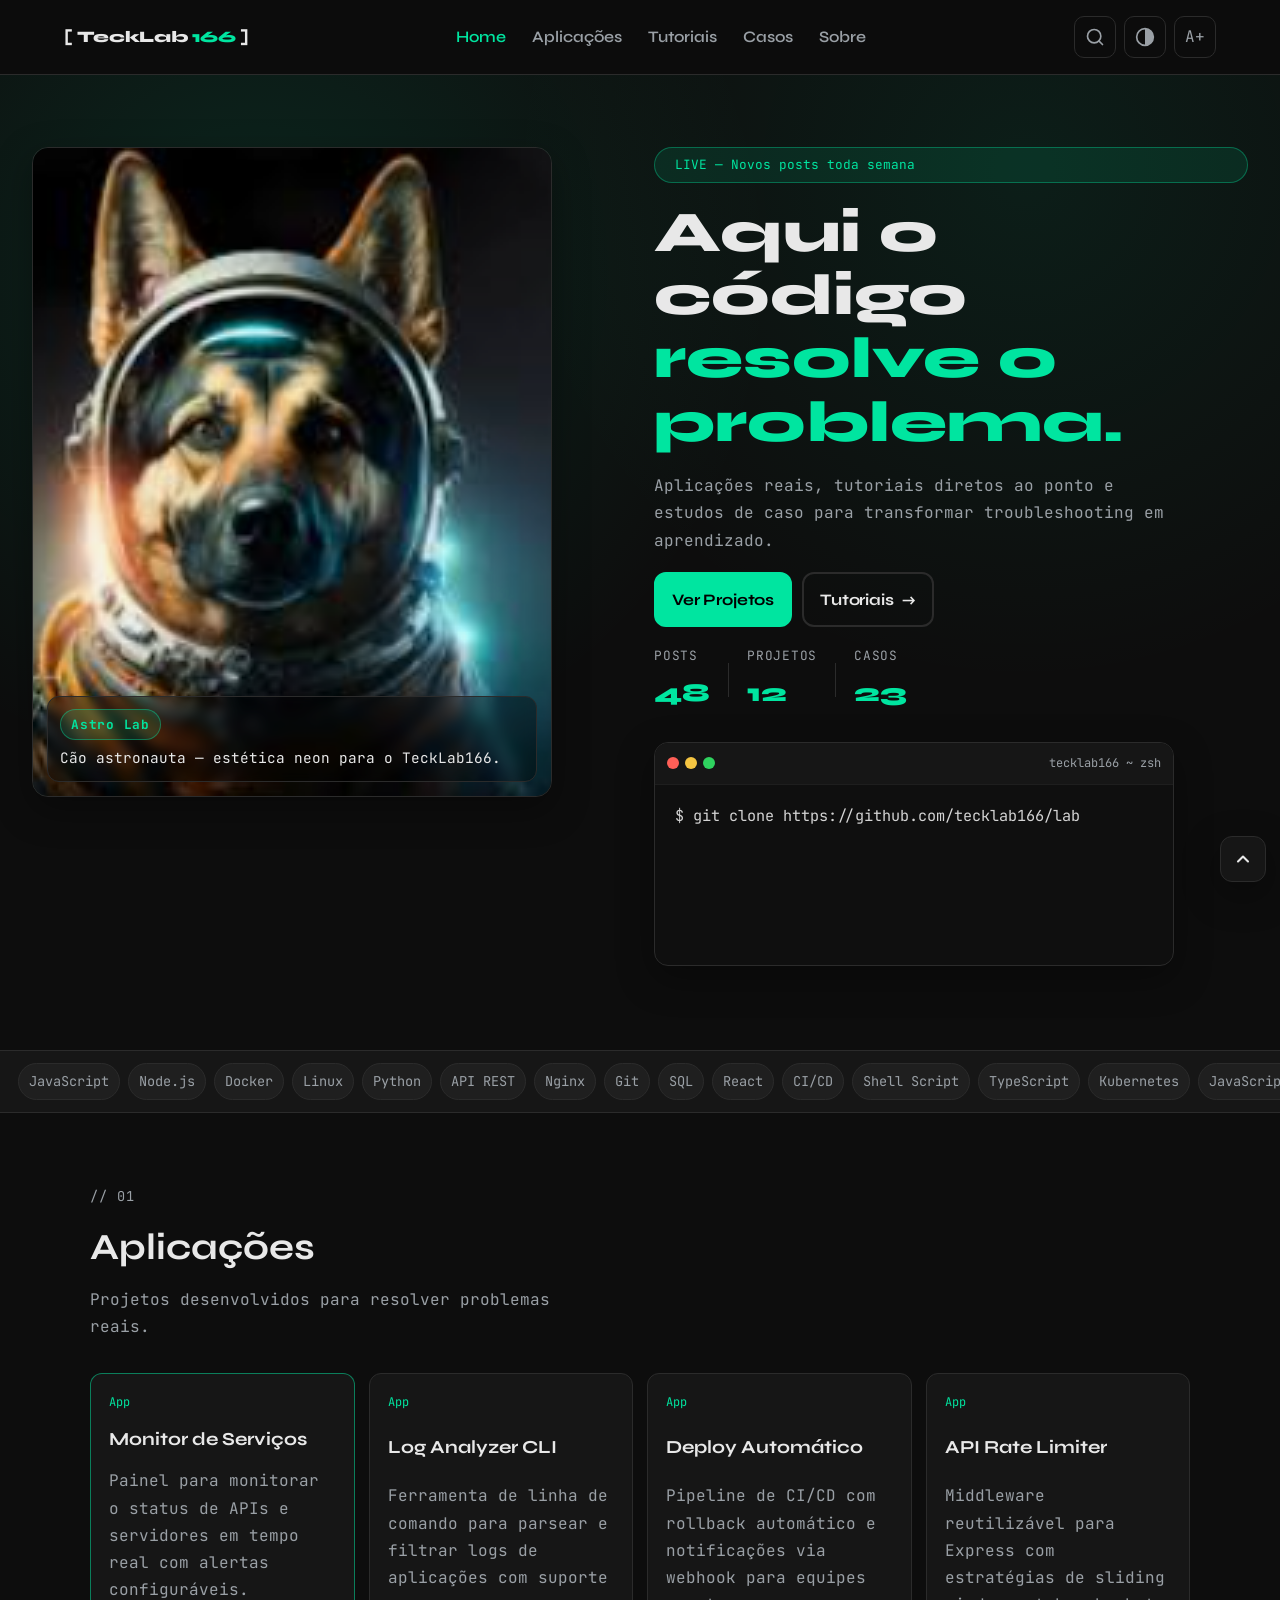
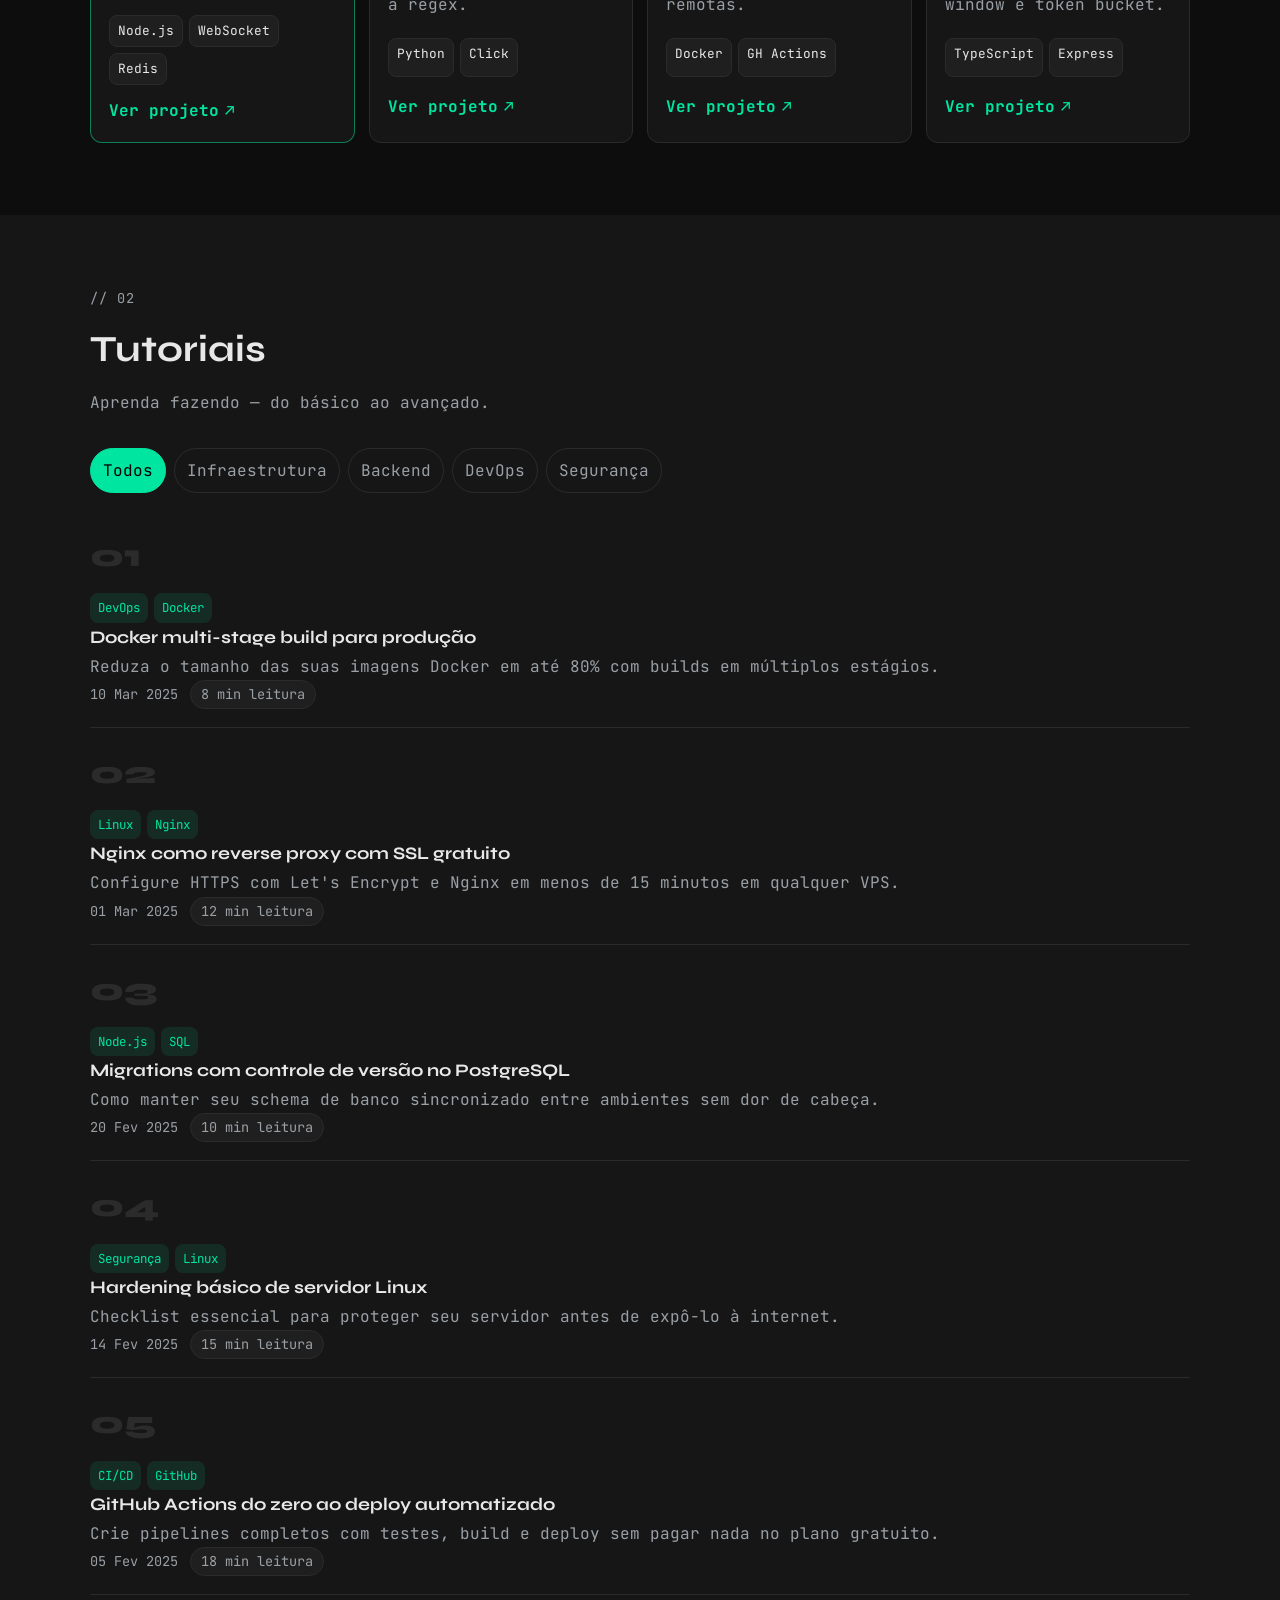
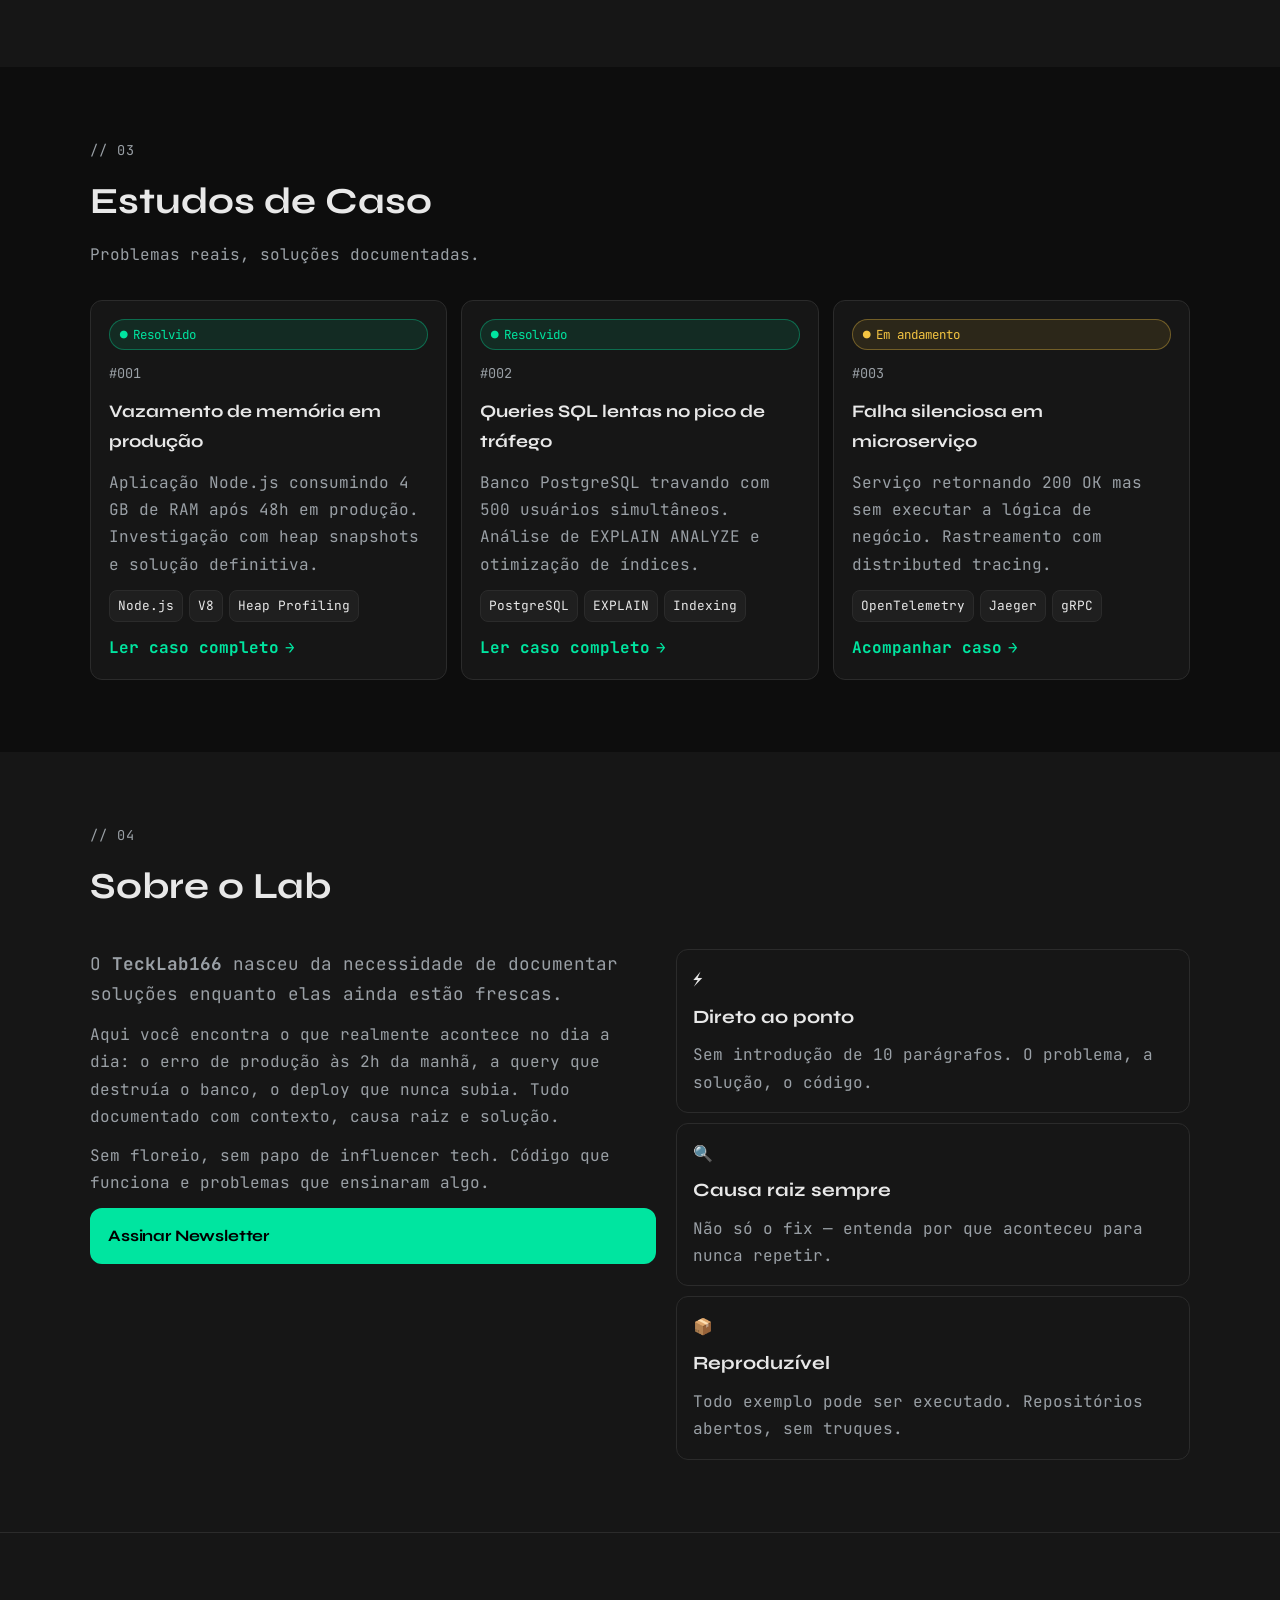
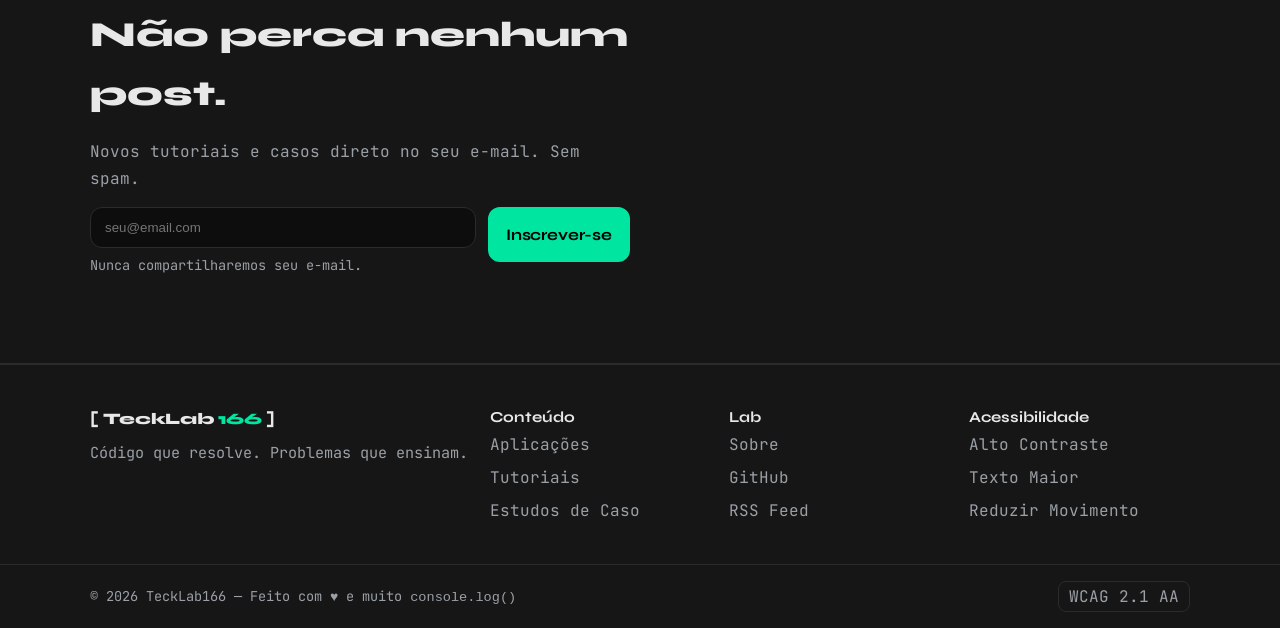
<file: index.html>
<!DOCTYPE html>
<html lang="pt-BR">
<head>
  <meta charset="UTF-8" />
  <meta name="viewport" content="width=device-width, initial-scale=1.0" />
  <meta name="description" content="TeckLab166 — Blog de desenvolvimento, tutoriais práticos e estudos de caso para resolver problemas reais de tecnologia." />
  <meta name="theme-color" content="#0d0d0d" />
  <meta property="og:title" content="TeckLab166 — Dev Blog & Troubleshooting" />
  <meta property="og:description" content="Aplicações reais, tutoriais e estudos de caso para transformar troubleshooting em aprendizado." />
  <meta property="og:type" content="website" />
  <link rel="icon" type="image/png" href="favicon.png" />
  <link rel="apple-touch-icon" href="favicon.png" />
  <title>TeckLab166 — Dev Blog & Troubleshooting</title>
  <link rel="preconnect" href="https://fonts.googleapis.com" />
  <link rel="preconnect" href="https://fonts.gstatic.com" crossorigin />
  <link href="https://fonts.googleapis.com/css2?family=JetBrains+Mono:ital,wght@0,400;0,700;1,400&family=Syne:wght@400;600;700;800&display=swap" rel="stylesheet" />
  <link rel="stylesheet" href="style.css" />
</head>
<body>

  <!-- ====== SKIP LINKS — Navegação rápida por teclado ====== -->
  <div class="skip-links">
    <a href="#main-content" class="skip-link">Ir para conteúdo principal</a>
  </div>

  <!-- ====== HEADER ====== -->
  <header class="site-header" id="site-header" role="banner">
    <div class="header-inner">

      <a href="#home" class="logo" aria-label="TeckLab166 — Página inicial">
        <span aria-hidden="true" class="logo-bracket">[</span>
        <span class="logo-text">TeckLab</span><span class="logo-accent">166</span>
        <span aria-hidden="true" class="logo-bracket">]</span>
      </a>

      <nav class="main-nav" id="main-nav" aria-label="Navegação principal">
        <ul class="nav-list" role="list">
          <li><a href="#home"      class="nav-link" aria-current="page">Home</a></li>
          <li><a href="#apps"      class="nav-link">Aplicações</a></li>
          <li><a href="#tutorials" class="nav-link">Tutoriais</a></li>
          <li><a href="#cases"     class="nav-link">Casos</a></li>
          <li><a href="#about"     class="nav-link">Sobre</a></li>
        </ul>
      </nav>

      <div class="header-actions">
        <button class="icon-btn" id="search-toggle" aria-label="Abrir busca" aria-expanded="false" aria-controls="search-dialog">
          <svg aria-hidden="true" focusable="false" width="20" height="20" viewBox="0 0 24 24" fill="none" stroke="currentColor" stroke-width="2" stroke-linecap="round" stroke-linejoin="round"><circle cx="11" cy="11" r="8"/><path d="m21 21-4.35-4.35"/></svg>
        </button>

        <button class="icon-btn" id="contrast-toggle" aria-label="Ativar alto contraste" aria-pressed="false" title="Alto contraste">
          <svg aria-hidden="true" focusable="false" width="20" height="20" viewBox="0 0 24 24" fill="none" stroke="currentColor" stroke-width="2" stroke-linecap="round" stroke-linejoin="round"><circle cx="12" cy="12" r="10"/><path d="M12 2a10 10 0 0 1 0 20z" fill="currentColor" stroke="none"/></svg>
        </button>

        <button class="icon-btn" id="font-toggle" aria-label="Aumentar tamanho da fonte" aria-pressed="false" title="Aumentar fonte">
          <span aria-hidden="true" class="font-icon">A+</span>
        </button>

        <button class="hamburger" id="menu-btn" aria-label="Abrir menu de navegação" aria-expanded="false" aria-controls="mobile-menu">
          <span class="bar" aria-hidden="true"></span>
          <span class="bar" aria-hidden="true"></span>
          <span class="bar" aria-hidden="true"></span>
        </button>
      </div>
    </div>

    <!-- Mobile nav -->
    <nav class="mobile-menu" id="mobile-menu" aria-label="Menu móvel" aria-hidden="true" hidden>
      <ul class="mobile-nav-list" role="list">
        <li><a href="#home"      class="mobile-nav-link">Home</a></li>
        <li><a href="#apps"      class="mobile-nav-link">Aplicações</a></li>
        <li><a href="#tutorials" class="mobile-nav-link">Tutoriais</a></li>
        <li><a href="#cases"     class="mobile-nav-link">Casos</a></li>
        <li><a href="#about"     class="mobile-nav-link">Sobre</a></li>
      </ul>
    </nav>
  </header>

  <!-- ====== SEARCH DIALOG ====== -->
  <div class="search-overlay" id="search-dialog" role="dialog" aria-modal="true" aria-label="Busca no site" hidden>
    <div class="search-box">
      <form class="search-form" id="search-form" role="search" aria-label="Buscar no TeckLab166">
        <label for="search-input" class="sr-only">Digite sua busca</label>
        <input type="search" id="search-input" class="search-input" placeholder="Buscar posts, tutoriais, troubleshooting..." autocomplete="off" />
        <button type="submit" class="search-submit" aria-label="Realizar busca">
          <svg aria-hidden="true" focusable="false" width="20" height="20" viewBox="0 0 24 24" fill="none" stroke="currentColor" stroke-width="2"><circle cx="11" cy="11" r="8"/><path d="m21 21-4.35-4.35"/></svg>
        </button>
      </form>
      <button class="search-close" id="search-close" aria-label="Fechar busca">✕</button>
      <div id="search-results" role="status" aria-live="polite"></div>
    </div>
  </div>

  <!-- ====== MAIN ====== -->
  <main id="main-content" tabindex="-1">

    <!-- HERO -->
    <section class="hero" id="home" aria-labelledby="hero-heading">
      <div class="hero-gallery" aria-label="Arte destaque — cachorro astronauta">
        <figure class="gallery-card">
          <div class="gallery-grid-overlay" aria-hidden="true"></div>
          <img src="cao-astronauta.png" alt="Cachorro astronauta em traje espacial realista" loading="lazy" />
          <figcaption>
            <div class="pill">Astro Lab</div>
            <p>Cão astronauta — estética neon para o TeckLab166.</p>
          </figcaption>
        </figure>
      </div>

      <div class="hero-bg" aria-hidden="true">
        <div class="grid-overlay"></div>
        <div class="scanline"></div>
      </div>

      <div class="hero-content">
        <div class="hero-badge" role="status">
          <span class="pulse-dot" aria-hidden="true"></span>
          LIVE — Novos posts toda semana
        </div>

        <h1 id="hero-heading" class="hero-title">
          Aqui o código<br>
          <span class="highlight">resolve o problema.</span>
        </h1>

        <p class="hero-sub">
          Aplicações reais, tutoriais diretos ao ponto e estudos de caso para transformar troubleshooting em aprendizado.
        </p>

        <div class="hero-cta">
          <a href="#apps" class="btn btn-primary">Ver Projetos</a>
          <a href="#tutorials" class="btn btn-ghost">Tutoriais <span aria-hidden="true">→</span></a>
        </div>

        <dl class="hero-stats" aria-label="Estatísticas do blog">
          <div class="stat-item">
            <dt class="stat-label">Posts</dt>
            <dd class="stat-number" data-target="48">0</dd>
          </div>
          <div class="stat-divider" aria-hidden="true"></div>
          <div class="stat-item">
            <dt class="stat-label">Projetos</dt>
            <dd class="stat-number" data-target="12">0</dd>
          </div>
          <div class="stat-divider" aria-hidden="true"></div>
          <div class="stat-item">
            <dt class="stat-label">Casos</dt>
            <dd class="stat-number" data-target="23">0</dd>
          </div>
        </dl>
      </div>

      <div class="hero-terminal" aria-hidden="true" role="presentation">
        <div class="terminal-window">
          <div class="terminal-titlebar">
            <span class="t-dot t-red"></span>
            <span class="t-dot t-yellow"></span>
            <span class="t-dot t-green"></span>
            <span class="t-title">tecklab166 ~ zsh</span>
          </div>
          <div class="terminal-body" id="terminal-body"></div>
        </div>
      </div>
    </section>

    <!-- TAG STRIP -->
    <div class="tag-strip" role="region" aria-label="Tecnologias abordadas">
      <div class="tag-scroll" aria-hidden="true">
        <span class="tag-chip">JavaScript</span><span class="tag-chip">Node.js</span>
        <span class="tag-chip">Docker</span><span class="tag-chip">Linux</span>
        <span class="tag-chip">Python</span><span class="tag-chip">API REST</span>
        <span class="tag-chip">Nginx</span><span class="tag-chip">Git</span>
        <span class="tag-chip">SQL</span><span class="tag-chip">React</span>
        <span class="tag-chip">CI/CD</span><span class="tag-chip">Shell Script</span>
        <span class="tag-chip">TypeScript</span><span class="tag-chip">Kubernetes</span>
        <span class="tag-chip">JavaScript</span><span class="tag-chip">Node.js</span>
        <span class="tag-chip">Docker</span><span class="tag-chip">Linux</span>
      </div>
    </div>

    <!-- APLICAÇÕES -->
    <section class="section" id="apps" aria-labelledby="apps-heading">
      <div class="container">
        <header class="section-header">
          <div class="section-label" aria-hidden="true">// 01</div>
          <h2 id="apps-heading" class="section-title">Aplicações</h2>
          <p class="section-desc">Projetos desenvolvidos para resolver problemas reais.</p>
        </header>

        <div class="cards-grid" role="list" aria-label="Lista de aplicações">

          <article class="card card--featured" role="listitem" aria-labelledby="app1-title">
            <div class="card-tag">App</div>
            <h3 id="app1-title" class="card-title">Monitor de Serviços</h3>
            <p class="card-desc">Painel para monitorar o status de APIs e servidores em tempo real com alertas configuráveis.</p>
            <ul class="card-meta" aria-label="Tecnologias">
              <li class="tech-badge">Node.js</li>
              <li class="tech-badge">WebSocket</li>
              <li class="tech-badge">Redis</li>
            </ul>
            <a href="#" class="card-link" aria-label="Ver projeto Monitor de Serviços">Ver projeto <span aria-hidden="true">↗</span></a>
          </article>

          <article class="card" role="listitem" aria-labelledby="app2-title">
            <div class="card-tag">App</div>
            <h3 id="app2-title" class="card-title">Log Analyzer CLI</h3>
            <p class="card-desc">Ferramenta de linha de comando para parsear e filtrar logs de aplicações com suporte a regex.</p>
            <ul class="card-meta" aria-label="Tecnologias">
              <li class="tech-badge">Python</li>
              <li class="tech-badge">Click</li>
            </ul>
            <a href="#" class="card-link" aria-label="Ver projeto Log Analyzer CLI">Ver projeto <span aria-hidden="true">↗</span></a>
          </article>

          <article class="card" role="listitem" aria-labelledby="app3-title">
            <div class="card-tag">App</div>
            <h3 id="app3-title" class="card-title">Deploy Automático</h3>
            <p class="card-desc">Pipeline de CI/CD com rollback automático e notificações via webhook para equipes remotas.</p>
            <ul class="card-meta" aria-label="Tecnologias">
              <li class="tech-badge">Docker</li>
              <li class="tech-badge">GH Actions</li>
            </ul>
            <a href="#" class="card-link" aria-label="Ver projeto Deploy Automático">Ver projeto <span aria-hidden="true">↗</span></a>
          </article>

          <article class="card" role="listitem" aria-labelledby="app4-title">
            <div class="card-tag">App</div>
            <h3 id="app4-title" class="card-title">API Rate Limiter</h3>
            <p class="card-desc">Middleware reutilizável para Express com estratégias de sliding window e token bucket.</p>
            <ul class="card-meta" aria-label="Tecnologias">
              <li class="tech-badge">TypeScript</li>
              <li class="tech-badge">Express</li>
            </ul>
            <a href="#" class="card-link" aria-label="Ver projeto API Rate Limiter">Ver projeto <span aria-hidden="true">↗</span></a>
          </article>

        </div>
      </div>
    </section>

    <!-- TUTORIAIS -->
    <section class="section section--alt" id="tutorials" aria-labelledby="tutorials-heading">
      <div class="container">
        <header class="section-header">
          <div class="section-label" aria-hidden="true">// 02</div>
          <h2 id="tutorials-heading" class="section-title">Tutoriais</h2>
          <p class="section-desc">Aprenda fazendo — do básico ao avançado.</p>
        </header>

        <div class="filter-bar" role="group" aria-label="Filtrar tutoriais por categoria">
          <button class="filter-btn active" data-filter="all"      aria-pressed="true">Todos</button>
          <button class="filter-btn" data-filter="infra"           aria-pressed="false">Infraestrutura</button>
          <button class="filter-btn" data-filter="backend"         aria-pressed="false">Backend</button>
          <button class="filter-btn" data-filter="devops"          aria-pressed="false">DevOps</button>
          <button class="filter-btn" data-filter="security"        aria-pressed="false">Segurança</button>
        </div>

        <div class="post-list" id="tutorials-list" role="list" aria-label="Lista de tutoriais">

          <article class="post-item" role="listitem" data-category="devops" aria-labelledby="tut1-title">
            <div class="post-number" aria-hidden="true">01</div>
            <div class="post-body">
              <div class="post-tags" aria-label="Categorias">
                <span class="post-tag">DevOps</span><span class="post-tag">Docker</span>
              </div>
              <h3 id="tut1-title" class="post-title">
                <a href="#" aria-label="Ler tutorial: Docker multi-stage build para produção">Docker multi-stage build para produção</a>
              </h3>
              <p class="post-excerpt">Reduza o tamanho das suas imagens Docker em até 80% com builds em múltiplos estágios.</p>
              <div class="post-footer">
                <time datetime="2025-03-10" class="post-date">10 Mar 2025</time>
                <span class="post-read" aria-label="Tempo estimado de leitura: 8 minutos">8 min leitura</span>
              </div>
            </div>
          </article>

          <article class="post-item" role="listitem" data-category="infra" aria-labelledby="tut2-title">
            <div class="post-number" aria-hidden="true">02</div>
            <div class="post-body">
              <div class="post-tags" aria-label="Categorias">
                <span class="post-tag">Linux</span><span class="post-tag">Nginx</span>
              </div>
              <h3 id="tut2-title" class="post-title">
                <a href="#" aria-label="Ler tutorial: Nginx como reverse proxy com SSL gratuito">Nginx como reverse proxy com SSL gratuito</a>
              </h3>
              <p class="post-excerpt">Configure HTTPS com Let's Encrypt e Nginx em menos de 15 minutos em qualquer VPS.</p>
              <div class="post-footer">
                <time datetime="2025-03-01" class="post-date">01 Mar 2025</time>
                <span class="post-read" aria-label="Tempo estimado de leitura: 12 minutos">12 min leitura</span>
              </div>
            </div>
          </article>

          <article class="post-item" role="listitem" data-category="backend" aria-labelledby="tut3-title">
            <div class="post-number" aria-hidden="true">03</div>
            <div class="post-body">
              <div class="post-tags" aria-label="Categorias">
                <span class="post-tag">Node.js</span><span class="post-tag">SQL</span>
              </div>
              <h3 id="tut3-title" class="post-title">
                <a href="#" aria-label="Ler tutorial: Migrations com controle de versão no PostgreSQL">Migrations com controle de versão no PostgreSQL</a>
              </h3>
              <p class="post-excerpt">Como manter seu schema de banco sincronizado entre ambientes sem dor de cabeça.</p>
              <div class="post-footer">
                <time datetime="2025-02-20" class="post-date">20 Fev 2025</time>
                <span class="post-read" aria-label="Tempo estimado de leitura: 10 minutos">10 min leitura</span>
              </div>
            </div>
          </article>

          <article class="post-item" role="listitem" data-category="security" aria-labelledby="tut4-title">
            <div class="post-number" aria-hidden="true">04</div>
            <div class="post-body">
              <div class="post-tags" aria-label="Categorias">
                <span class="post-tag">Segurança</span><span class="post-tag">Linux</span>
              </div>
              <h3 id="tut4-title" class="post-title">
                <a href="#" aria-label="Ler tutorial: Hardening básico de servidor Linux">Hardening básico de servidor Linux</a>
              </h3>
              <p class="post-excerpt">Checklist essencial para proteger seu servidor antes de expô-lo à internet.</p>
              <div class="post-footer">
                <time datetime="2025-02-14" class="post-date">14 Fev 2025</time>
                <span class="post-read" aria-label="Tempo estimado de leitura: 15 minutos">15 min leitura</span>
              </div>
            </div>
          </article>

          <article class="post-item" role="listitem" data-category="devops" aria-labelledby="tut5-title">
            <div class="post-number" aria-hidden="true">05</div>
            <div class="post-body">
              <div class="post-tags" aria-label="Categorias">
                <span class="post-tag">CI/CD</span><span class="post-tag">GitHub</span>
              </div>
              <h3 id="tut5-title" class="post-title">
                <a href="#" aria-label="Ler tutorial: GitHub Actions do zero ao deploy automatizado">GitHub Actions do zero ao deploy automatizado</a>
              </h3>
              <p class="post-excerpt">Crie pipelines completos com testes, build e deploy sem pagar nada no plano gratuito.</p>
              <div class="post-footer">
                <time datetime="2025-02-05" class="post-date">05 Fev 2025</time>
                <span class="post-read" aria-label="Tempo estimado de leitura: 18 minutos">18 min leitura</span>
              </div>
            </div>
          </article>

        </div>
      </div>
    </section>

    <!-- ESTUDOS DE CASO -->
    <section class="section" id="cases" aria-labelledby="cases-heading">
      <div class="container">
        <header class="section-header">
          <div class="section-label" aria-hidden="true">// 03</div>
          <h2 id="cases-heading" class="section-title">Estudos de Caso</h2>
          <p class="section-desc">Problemas reais, soluções documentadas.</p>
        </header>

        <div class="cases-grid" role="list" aria-label="Lista de estudos de caso">

          <article class="case-card" role="listitem" aria-labelledby="case1-title">
            <div class="case-status case-status--resolved" aria-label="Status: Resolvido">
              <span aria-hidden="true">●</span> Resolvido
            </div>
            <div class="case-number" aria-hidden="true">#001</div>
            <h3 id="case1-title" class="case-title">Vazamento de memória em produção</h3>
            <p class="case-desc">Aplicação Node.js consumindo 4 GB de RAM após 48h em produção. Investigação com heap snapshots e solução definitiva.</p>
            <ul class="case-tags" aria-label="Tecnologias envolvidas">
              <li class="tech-badge">Node.js</li>
              <li class="tech-badge">V8</li>
              <li class="tech-badge">Heap Profiling</li>
            </ul>
            <a href="#" class="case-link" aria-label="Ler estudo de caso: Vazamento de memória em produção">Ler caso completo <span aria-hidden="true">→</span></a>
          </article>

          <article class="case-card" role="listitem" aria-labelledby="case2-title">
            <div class="case-status case-status--resolved" aria-label="Status: Resolvido">
              <span aria-hidden="true">●</span> Resolvido
            </div>
            <div class="case-number" aria-hidden="true">#002</div>
            <h3 id="case2-title" class="case-title">Queries SQL lentas no pico de tráfego</h3>
            <p class="case-desc">Banco PostgreSQL travando com 500 usuários simultâneos. Análise de EXPLAIN ANALYZE e otimização de índices.</p>
            <ul class="case-tags" aria-label="Tecnologias envolvidas">
              <li class="tech-badge">PostgreSQL</li>
              <li class="tech-badge">EXPLAIN</li>
              <li class="tech-badge">Indexing</li>
            </ul>
            <a href="#" class="case-link" aria-label="Ler estudo de caso: Queries SQL lentas no pico de tráfego">Ler caso completo <span aria-hidden="true">→</span></a>
          </article>

          <article class="case-card" role="listitem" aria-labelledby="case3-title">
            <div class="case-status case-status--wip" aria-label="Status: Em andamento">
              <span aria-hidden="true">●</span> Em andamento
            </div>
            <div class="case-number" aria-hidden="true">#003</div>
            <h3 id="case3-title" class="case-title">Falha silenciosa em microserviço</h3>
            <p class="case-desc">Serviço retornando 200 OK mas sem executar a lógica de negócio. Rastreamento com distributed tracing.</p>
            <ul class="case-tags" aria-label="Tecnologias envolvidas">
              <li class="tech-badge">OpenTelemetry</li>
              <li class="tech-badge">Jaeger</li>
              <li class="tech-badge">gRPC</li>
            </ul>
            <a href="#" class="case-link" aria-label="Acompanhar estudo de caso em andamento: Falha silenciosa em microserviço">Acompanhar caso <span aria-hidden="true">→</span></a>
          </article>

        </div>
      </div>
    </section>

    <!-- SOBRE -->
    <section class="section section--alt" id="about" aria-labelledby="about-heading">
      <div class="container about-container">
        <header class="section-header">
          <div class="section-label" aria-hidden="true">// 04</div>
          <h2 id="about-heading" class="section-title">Sobre o Lab</h2>
        </header>

        <div class="about-grid">
          <div class="about-text">
            <p class="about-lead">
              O <strong>TeckLab166</strong> nasceu da necessidade de documentar soluções enquanto elas ainda estão frescas.
            </p>
            <p>Aqui você encontra o que realmente acontece no dia a dia: o erro de produção às 2h da manhã, a query que destruía o banco, o deploy que nunca subia. Tudo documentado com contexto, causa raiz e solução.</p>
            <p>Sem floreio, sem papo de influencer tech. Código que funciona e problemas que ensinaram algo.</p>
            <a href="#newsletter-form" class="btn btn-primary">Assinar Newsletter</a>
          </div>

          <div class="about-values">
            <div class="value-item">
              <div class="value-icon" aria-hidden="true">⚡</div>
              <h3 class="value-title">Direto ao ponto</h3>
              <p class="value-desc">Sem introdução de 10 parágrafos. O problema, a solução, o código.</p>
            </div>
            <div class="value-item">
              <div class="value-icon" aria-hidden="true">🔍</div>
              <h3 class="value-title">Causa raiz sempre</h3>
              <p class="value-desc">Não só o fix — entenda por que aconteceu para nunca repetir.</p>
            </div>
            <div class="value-item">
              <div class="value-icon" aria-hidden="true">📦</div>
              <h3 class="value-title">Reproduzível</h3>
              <p class="value-desc">Todo exemplo pode ser executado. Repositórios abertos, sem truques.</p>
            </div>
          </div>
        </div>
      </div>
    </section>

    <!-- NEWSLETTER -->
    <section class="newsletter-section" aria-labelledby="newsletter-heading">
      <div class="container">
        <div class="newsletter-box">
          <h2 id="newsletter-heading" class="newsletter-title">Não perca nenhum post<span aria-hidden="true">.</span></h2>
          <p class="newsletter-sub">Novos tutoriais e casos direto no seu e-mail. Sem spam.</p>

          <form class="newsletter-form" id="newsletter-form" aria-label="Formulário de inscrição na newsletter" novalidate>
            <div class="form-group">
              <label for="newsletter-email" class="sr-only">Seu endereço de e-mail</label>
              <input
                type="email"
                id="newsletter-email"
                name="email"
                class="newsletter-input"
                placeholder="seu@email.com"
                required
                autocomplete="email"
                aria-describedby="email-hint email-error"
                aria-required="true"
              />
              <p id="email-hint" class="field-hint">Nunca compartilharemos seu e-mail.</p>
              <p class="field-error" id="email-error" role="alert" aria-live="assertive" hidden></p>
            </div>
            <button type="submit" class="btn btn-primary newsletter-btn">Inscrever-se</button>
          </form>
          <div id="newsletter-feedback" role="status" aria-live="polite" aria-atomic="true"></div>
        </div>
      </div>
    </section>

  </main>

  <!-- ====== FOOTER ====== -->
  <footer class="site-footer" role="contentinfo">
    <div class="container footer-inner">
      <div class="footer-brand">
        <a href="#home" class="logo footer-logo" aria-label="TeckLab166 — voltar ao topo">
          <span aria-hidden="true" class="logo-bracket">[</span>
          <span class="logo-text">TeckLab</span><span class="logo-accent">166</span>
          <span aria-hidden="true" class="logo-bracket">]</span>
        </a>
        <p class="footer-tagline">Código que resolve. Problemas que ensinam.</p>
      </div>

      <nav class="footer-nav" aria-label="Links do rodapé">
        <div class="footer-col">
          <h3 class="footer-col-title">Conteúdo</h3>
          <ul role="list">
            <li><a href="#apps">Aplicações</a></li>
            <li><a href="#tutorials">Tutoriais</a></li>
            <li><a href="#cases">Estudos de Caso</a></li>
          </ul>
        </div>
        <div class="footer-col">
          <h3 class="footer-col-title">Lab</h3>
          <ul role="list">
            <li><a href="#about">Sobre</a></li>
            <li><a href="#" aria-label="GitHub do TeckLab166 (abre em nova aba)" target="_blank" rel="noopener noreferrer">GitHub</a></li>
            <li><a href="#" aria-label="Feed RSS do blog">RSS Feed</a></li>
          </ul>
        </div>
        <div class="footer-col">
          <h3 class="footer-col-title">Acessibilidade</h3>
          <ul role="list">
            <li><button class="footer-a11y-btn" id="footer-contrast" aria-pressed="false">Alto Contraste</button></li>
            <li><button class="footer-a11y-btn" id="footer-font" aria-pressed="false">Texto Maior</button></li>
            <li><button class="footer-a11y-btn" id="footer-motion" aria-pressed="false">Reduzir Movimento</button></li>
          </ul>
        </div>
      </nav>
    </div>

    <div class="footer-bottom">
      <div class="container footer-bottom-inner">
        <p class="footer-copy">
          &copy; <span id="current-year"></span> TeckLab166 —
          Feito com <span aria-label="amor">♥</span> e muito <code>console.log()</code>
        </p>
        <p>
          <a class="wcag-badge" href="https://www.w3.org/WAI/WCAG21/quickref/" target="_blank" rel="noopener noreferrer"
            aria-label="Conforme WCAG 2.1 nível AA (abre em nova aba)">
            WCAG 2.1 AA
          </a>
        </p>
      </div>
    </div>
  </footer>

  <!-- Voltar ao topo -->
  <button class="back-to-top" id="back-to-top" aria-label="Voltar ao topo da página" hidden>
    <svg aria-hidden="true" focusable="false" width="20" height="20" viewBox="0 0 24 24" fill="none" stroke="currentColor" stroke-width="2.5" stroke-linecap="round" stroke-linejoin="round"><path d="M18 15l-6-6-6 6"/></svg>
  </button>

  <script src="script.js"></script>
</body>
</html>
</file>
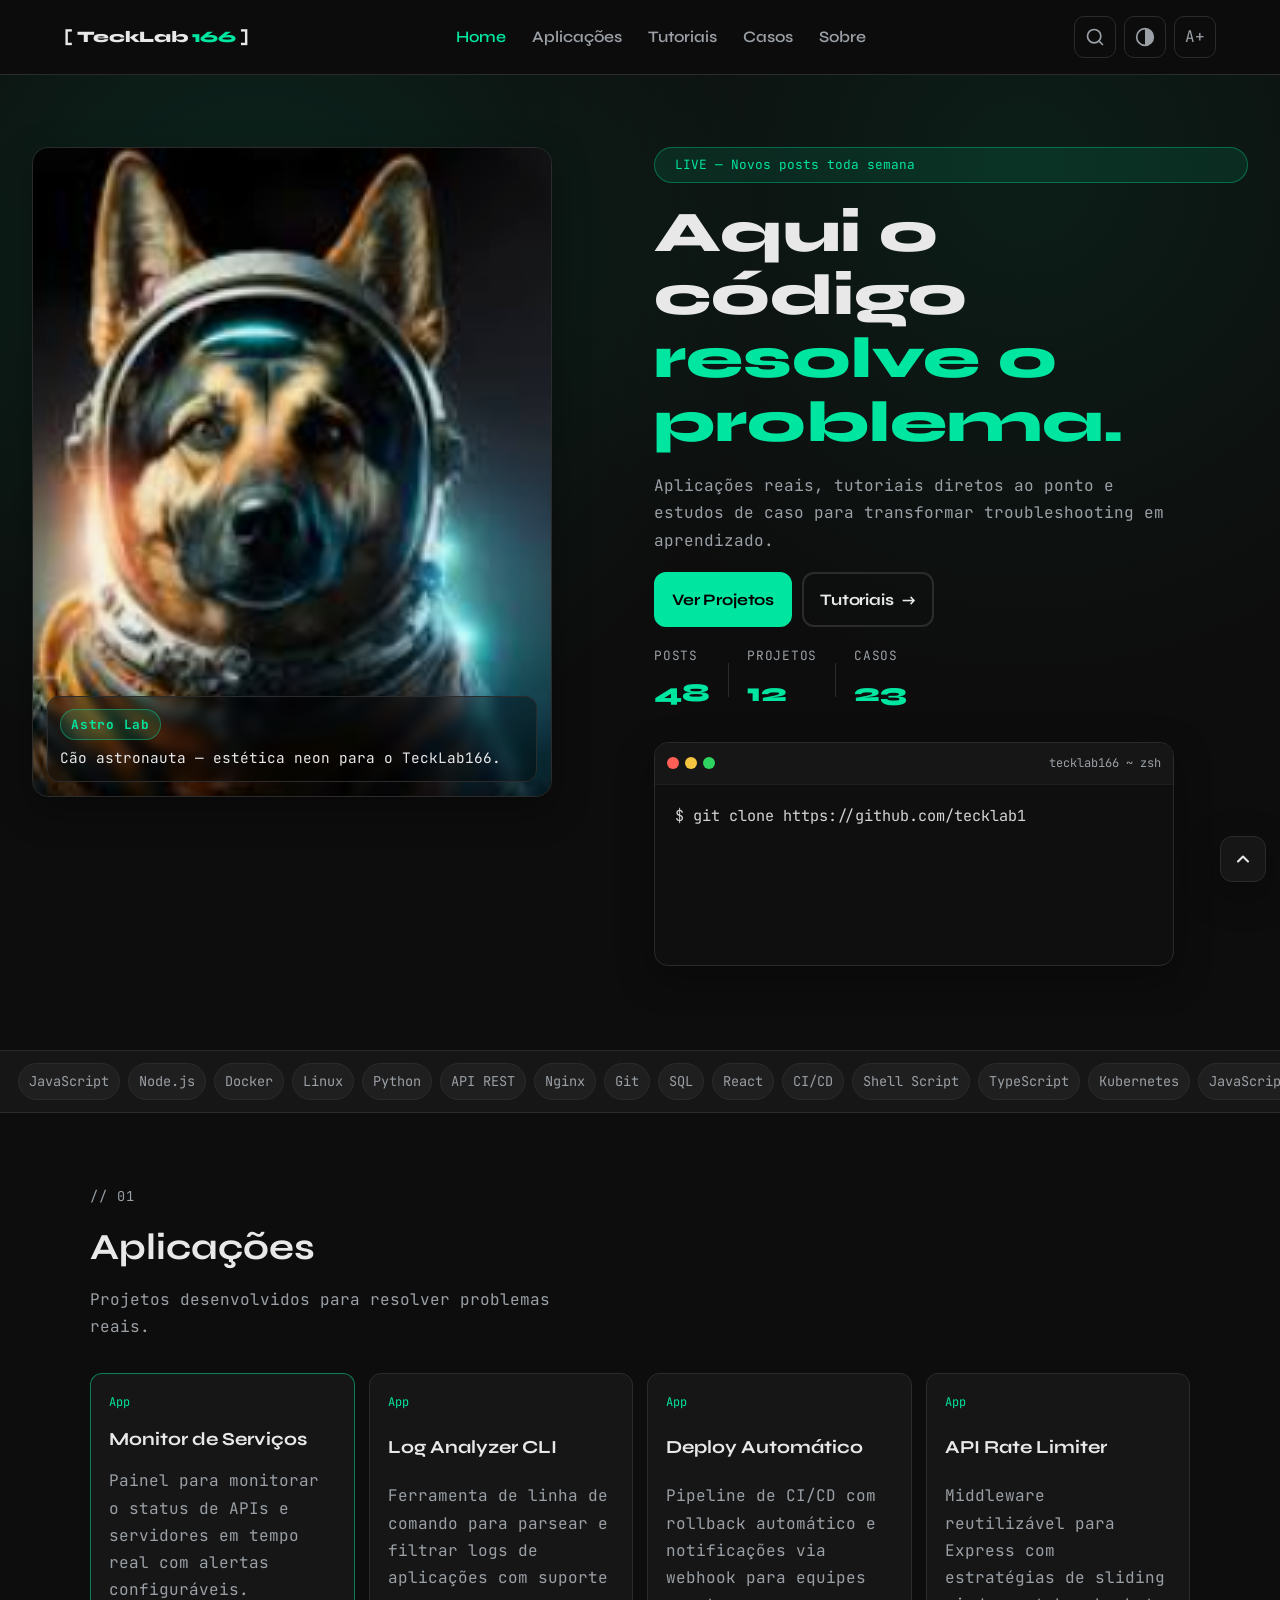
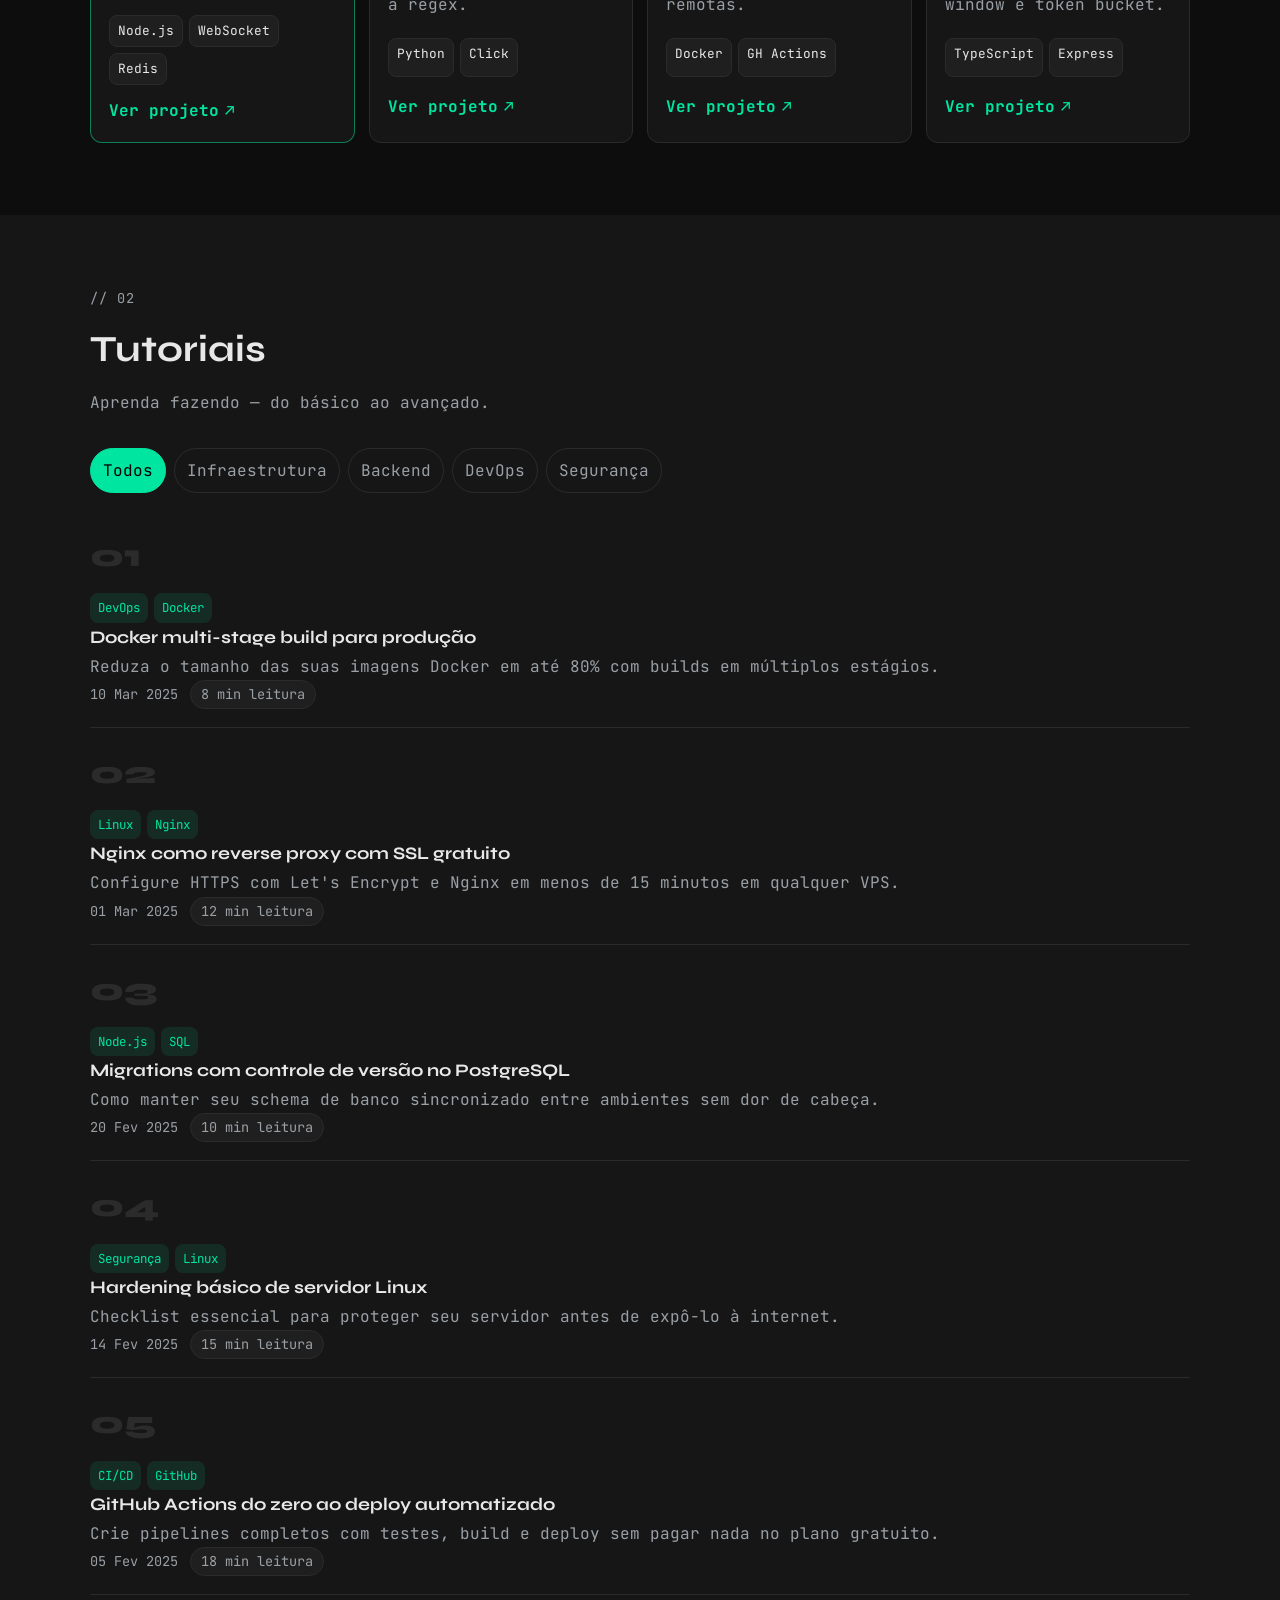
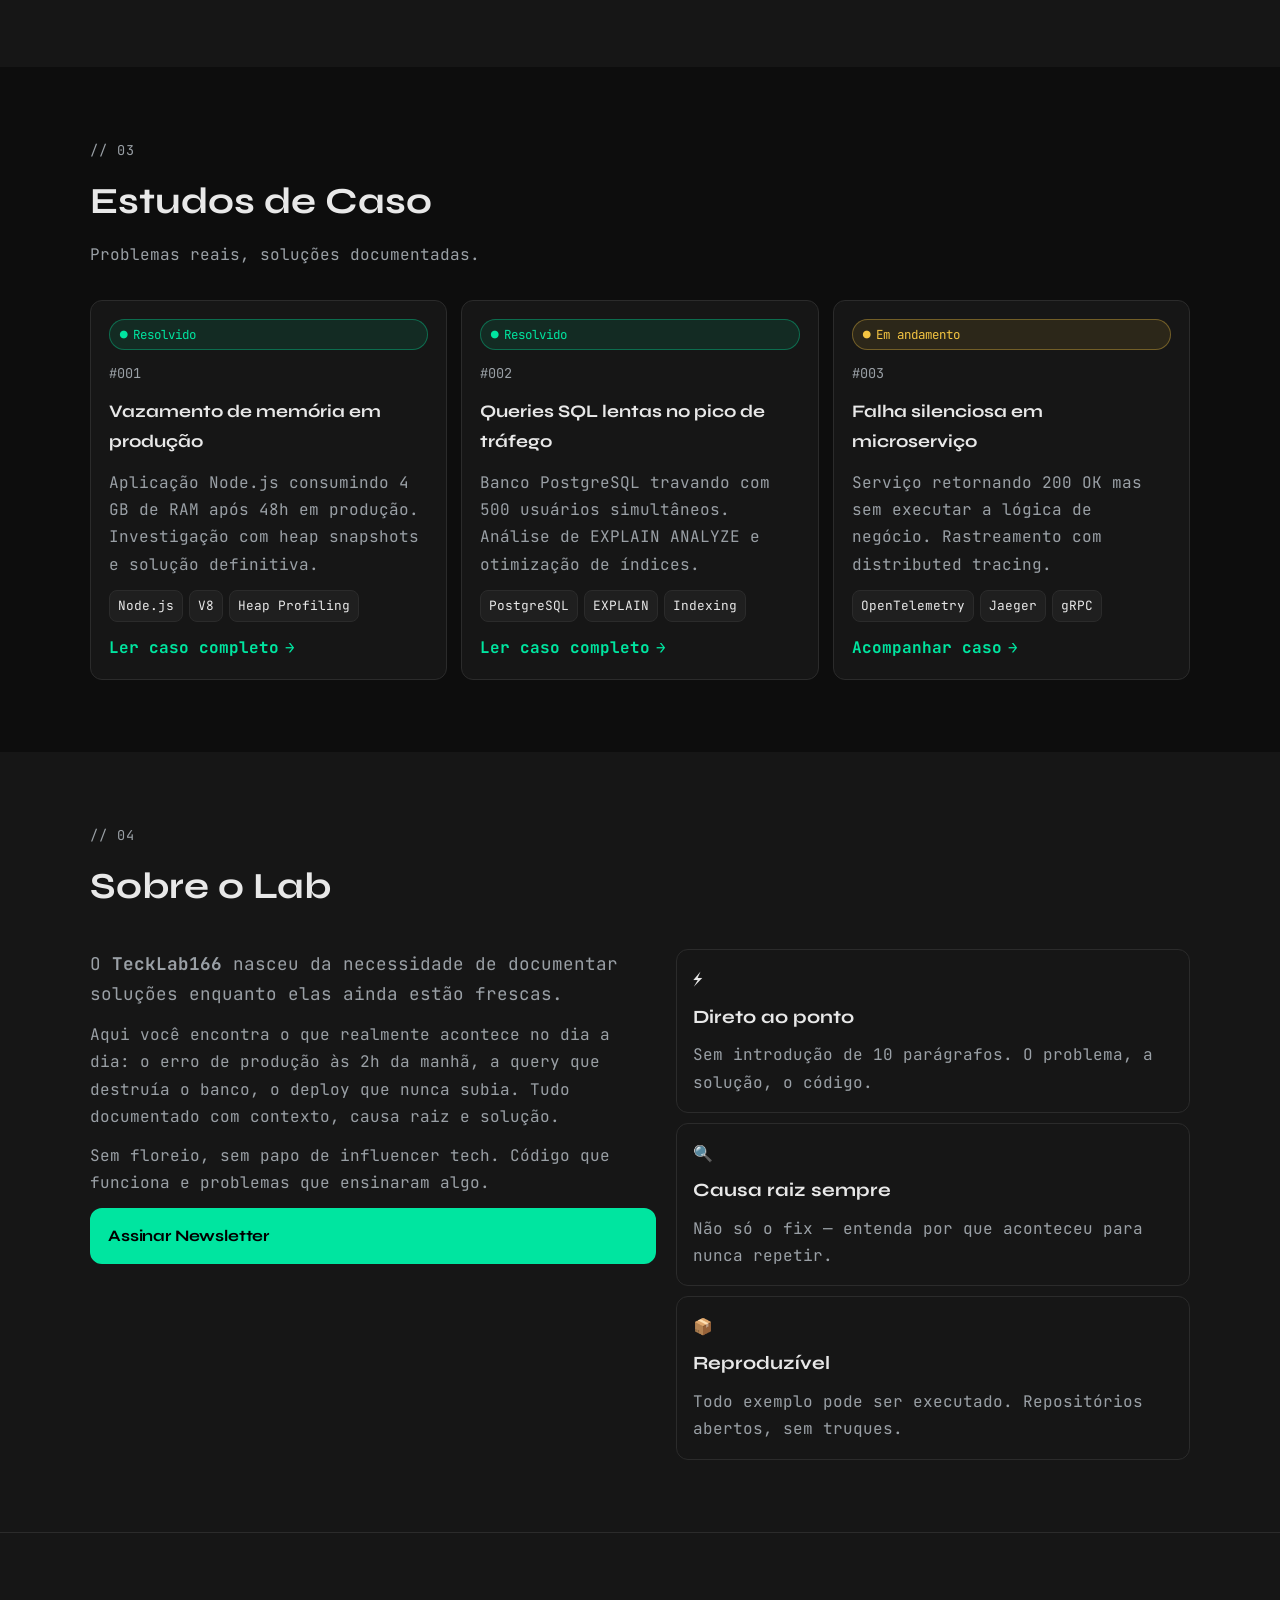
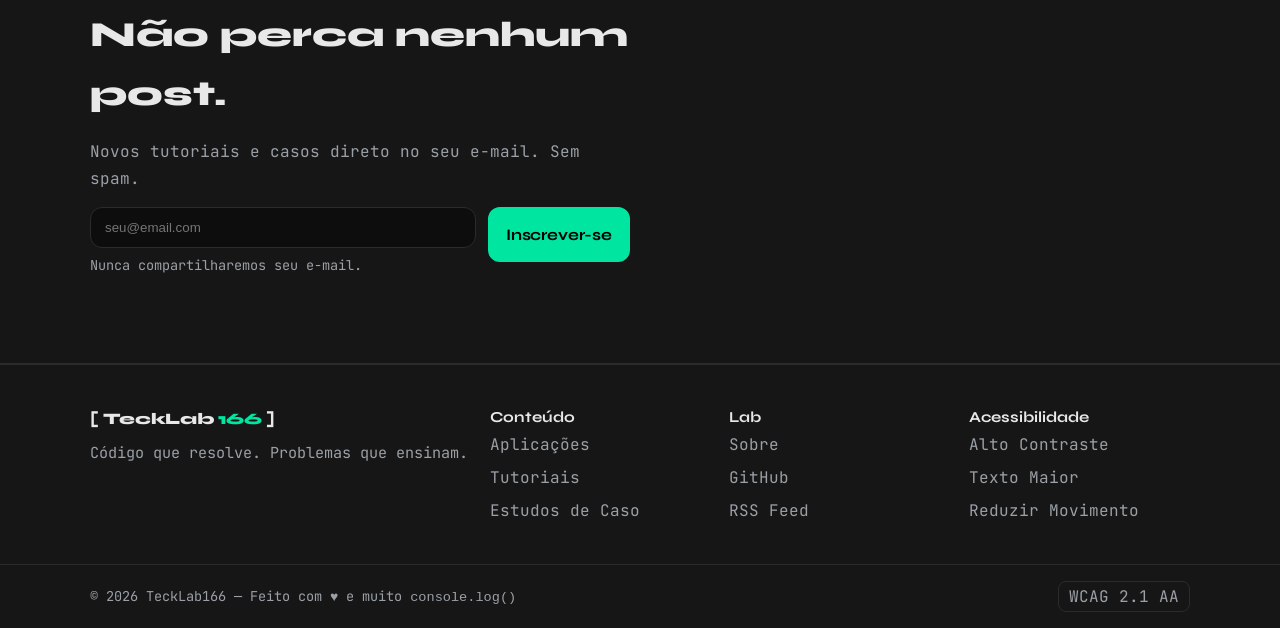
<file: index (4).html>
<!DOCTYPE html>
<html lang="pt-BR">
<head>
  <meta charset="UTF-8" />
  <meta name="viewport" content="width=device-width, initial-scale=1.0" />
  <meta name="description" content="TeckLab166 — Blog de desenvolvimento, tutoriais práticos e estudos de caso para resolver problemas reais de tecnologia." />
  <meta name="theme-color" content="#0d0d0d" />
  <meta property="og:title" content="TeckLab166 — Dev Blog & Troubleshooting" />
  <meta property="og:description" content="Aplicações reais, tutoriais e estudos de caso para transformar troubleshooting em aprendizado." />
  <meta property="og:type" content="website" />
  <title>TeckLab166 — Dev Blog & Troubleshooting</title>
  <link rel="preconnect" href="https://fonts.googleapis.com" />
  <link rel="preconnect" href="https://fonts.gstatic.com" crossorigin />
  <link href="https://fonts.googleapis.com/css2?family=JetBrains+Mono:ital,wght@0,400;0,700;1,400&family=Syne:wght@400;600;700;800&display=swap" rel="stylesheet" />
  <link rel="stylesheet" href="style.css" />
</head>
<body>

  <!-- ====== SKIP LINKS — Navegação rápida por teclado ====== -->
  <div class="skip-links">
    <a href="#main-content" class="skip-link">Ir para conteúdo principal</a>
  </div>

  <!-- ====== HEADER ====== -->
  <header class="site-header" id="site-header" role="banner">
    <div class="header-inner">

      <a href="#home" class="logo" aria-label="TeckLab166 — Página inicial">
        <span aria-hidden="true" class="logo-bracket">[</span>
        <span class="logo-text">TeckLab</span><span class="logo-accent">166</span>
        <span aria-hidden="true" class="logo-bracket">]</span>
      </a>

      <nav class="main-nav" id="main-nav" aria-label="Navegação principal">
        <ul class="nav-list" role="list">
          <li><a href="#home"      class="nav-link" aria-current="page">Home</a></li>
          <li><a href="#apps"      class="nav-link">Aplicações</a></li>
          <li><a href="#tutorials" class="nav-link">Tutoriais</a></li>
          <li><a href="#cases"     class="nav-link">Casos</a></li>
          <li><a href="#about"     class="nav-link">Sobre</a></li>
        </ul>
      </nav>

      <div class="header-actions">
        <button class="icon-btn" id="search-toggle" aria-label="Abrir busca" aria-expanded="false" aria-controls="search-dialog">
          <svg aria-hidden="true" focusable="false" width="20" height="20" viewBox="0 0 24 24" fill="none" stroke="currentColor" stroke-width="2" stroke-linecap="round" stroke-linejoin="round"><circle cx="11" cy="11" r="8"/><path d="m21 21-4.35-4.35"/></svg>
        </button>

        <button class="icon-btn" id="contrast-toggle" aria-label="Ativar alto contraste" aria-pressed="false" title="Alto contraste">
          <svg aria-hidden="true" focusable="false" width="20" height="20" viewBox="0 0 24 24" fill="none" stroke="currentColor" stroke-width="2" stroke-linecap="round" stroke-linejoin="round"><circle cx="12" cy="12" r="10"/><path d="M12 2a10 10 0 0 1 0 20z" fill="currentColor" stroke="none"/></svg>
        </button>

        <button class="icon-btn" id="font-toggle" aria-label="Aumentar tamanho da fonte" aria-pressed="false" title="Aumentar fonte">
          <span aria-hidden="true" class="font-icon">A+</span>
        </button>

        <button class="hamburger" id="menu-btn" aria-label="Abrir menu de navegação" aria-expanded="false" aria-controls="mobile-menu">
          <span class="bar" aria-hidden="true"></span>
          <span class="bar" aria-hidden="true"></span>
          <span class="bar" aria-hidden="true"></span>
        </button>
      </div>
    </div>

    <!-- Mobile nav -->
    <nav class="mobile-menu" id="mobile-menu" aria-label="Menu móvel" aria-hidden="true" hidden>
      <ul class="mobile-nav-list" role="list">
        <li><a href="#home"      class="mobile-nav-link">Home</a></li>
        <li><a href="#apps"      class="mobile-nav-link">Aplicações</a></li>
        <li><a href="#tutorials" class="mobile-nav-link">Tutoriais</a></li>
        <li><a href="#cases"     class="mobile-nav-link">Casos</a></li>
        <li><a href="#about"     class="mobile-nav-link">Sobre</a></li>
      </ul>
    </nav>
  </header>

  <!-- ====== SEARCH DIALOG ====== -->
  <div class="search-overlay" id="search-dialog" role="dialog" aria-modal="true" aria-label="Busca no site" hidden>
    <div class="search-box">
      <form class="search-form" id="search-form" role="search" aria-label="Buscar no TeckLab166">
        <label for="search-input" class="sr-only">Digite sua busca</label>
        <input type="search" id="search-input" class="search-input" placeholder="Buscar posts, tutoriais, troubleshooting..." autocomplete="off" />
        <button type="submit" class="search-submit" aria-label="Realizar busca">
          <svg aria-hidden="true" focusable="false" width="20" height="20" viewBox="0 0 24 24" fill="none" stroke="currentColor" stroke-width="2"><circle cx="11" cy="11" r="8"/><path d="m21 21-4.35-4.35"/></svg>
        </button>
      </form>
      <button class="search-close" id="search-close" aria-label="Fechar busca">✕</button>
      <div id="search-results" role="status" aria-live="polite"></div>
    </div>
  </div>

  <!-- ====== MAIN ====== -->
  <main id="main-content" tabindex="-1">

    <!-- HERO -->
    <section class="hero" id="home" aria-labelledby="hero-heading">
      <div class="hero-gallery" aria-label="Arte destaque — cachorro astronauta">
        <figure class="gallery-card">
          <div class="gallery-grid-overlay" aria-hidden="true"></div>
          <img src="cao-astronauta.png" alt="Cachorro astronauta em traje espacial realista" loading="lazy" />
          <figcaption>
            <div class="pill">Astro Lab</div>
            <p>Cão astronauta — estética neon para o TeckLab166.</p>
          </figcaption>
        </figure>
      </div>

      <div class="hero-bg" aria-hidden="true">
        <div class="grid-overlay"></div>
        <div class="scanline"></div>
      </div>

      <div class="hero-content">
        <div class="hero-badge" role="status">
          <span class="pulse-dot" aria-hidden="true"></span>
          LIVE — Novos posts toda semana
        </div>

        <h1 id="hero-heading" class="hero-title">
          Aqui o código<br>
          <span class="highlight">resolve o problema.</span>
        </h1>

        <p class="hero-sub">
          Aplicações reais, tutoriais diretos ao ponto e estudos de caso para transformar troubleshooting em aprendizado.
        </p>

        <div class="hero-cta">
          <a href="#apps" class="btn btn-primary">Ver Projetos</a>
          <a href="#tutorials" class="btn btn-ghost">Tutoriais <span aria-hidden="true">→</span></a>
        </div>

        <dl class="hero-stats" aria-label="Estatísticas do blog">
          <div class="stat-item">
            <dt class="stat-label">Posts</dt>
            <dd class="stat-number" data-target="48">0</dd>
          </div>
          <div class="stat-divider" aria-hidden="true"></div>
          <div class="stat-item">
            <dt class="stat-label">Projetos</dt>
            <dd class="stat-number" data-target="12">0</dd>
          </div>
          <div class="stat-divider" aria-hidden="true"></div>
          <div class="stat-item">
            <dt class="stat-label">Casos</dt>
            <dd class="stat-number" data-target="23">0</dd>
          </div>
        </dl>
      </div>

      <div class="hero-terminal" aria-hidden="true" role="presentation">
        <div class="terminal-window">
          <div class="terminal-titlebar">
            <span class="t-dot t-red"></span>
            <span class="t-dot t-yellow"></span>
            <span class="t-dot t-green"></span>
            <span class="t-title">tecklab166 ~ zsh</span>
          </div>
          <div class="terminal-body" id="terminal-body"></div>
        </div>
      </div>
    </section>

    <!-- TAG STRIP -->
    <div class="tag-strip" role="region" aria-label="Tecnologias abordadas">
      <div class="tag-scroll" aria-hidden="true">
        <span class="tag-chip">JavaScript</span><span class="tag-chip">Node.js</span>
        <span class="tag-chip">Docker</span><span class="tag-chip">Linux</span>
        <span class="tag-chip">Python</span><span class="tag-chip">API REST</span>
        <span class="tag-chip">Nginx</span><span class="tag-chip">Git</span>
        <span class="tag-chip">SQL</span><span class="tag-chip">React</span>
        <span class="tag-chip">CI/CD</span><span class="tag-chip">Shell Script</span>
        <span class="tag-chip">TypeScript</span><span class="tag-chip">Kubernetes</span>
        <span class="tag-chip">JavaScript</span><span class="tag-chip">Node.js</span>
        <span class="tag-chip">Docker</span><span class="tag-chip">Linux</span>
      </div>
    </div>

    <!-- APLICAÇÕES -->
    <section class="section" id="apps" aria-labelledby="apps-heading">
      <div class="container">
        <header class="section-header">
          <div class="section-label" aria-hidden="true">// 01</div>
          <h2 id="apps-heading" class="section-title">Aplicações</h2>
          <p class="section-desc">Projetos desenvolvidos para resolver problemas reais.</p>
        </header>

        <div class="cards-grid" role="list" aria-label="Lista de aplicações">

          <article class="card card--featured" role="listitem" aria-labelledby="app1-title">
            <div class="card-tag">App</div>
            <h3 id="app1-title" class="card-title">Monitor de Serviços</h3>
            <p class="card-desc">Painel para monitorar o status de APIs e servidores em tempo real com alertas configuráveis.</p>
            <ul class="card-meta" aria-label="Tecnologias">
              <li class="tech-badge">Node.js</li>
              <li class="tech-badge">WebSocket</li>
              <li class="tech-badge">Redis</li>
            </ul>
            <a href="#" class="card-link" aria-label="Ver projeto Monitor de Serviços">Ver projeto <span aria-hidden="true">↗</span></a>
          </article>

          <article class="card" role="listitem" aria-labelledby="app2-title">
            <div class="card-tag">App</div>
            <h3 id="app2-title" class="card-title">Log Analyzer CLI</h3>
            <p class="card-desc">Ferramenta de linha de comando para parsear e filtrar logs de aplicações com suporte a regex.</p>
            <ul class="card-meta" aria-label="Tecnologias">
              <li class="tech-badge">Python</li>
              <li class="tech-badge">Click</li>
            </ul>
            <a href="#" class="card-link" aria-label="Ver projeto Log Analyzer CLI">Ver projeto <span aria-hidden="true">↗</span></a>
          </article>

          <article class="card" role="listitem" aria-labelledby="app3-title">
            <div class="card-tag">App</div>
            <h3 id="app3-title" class="card-title">Deploy Automático</h3>
            <p class="card-desc">Pipeline de CI/CD com rollback automático e notificações via webhook para equipes remotas.</p>
            <ul class="card-meta" aria-label="Tecnologias">
              <li class="tech-badge">Docker</li>
              <li class="tech-badge">GH Actions</li>
            </ul>
            <a href="#" class="card-link" aria-label="Ver projeto Deploy Automático">Ver projeto <span aria-hidden="true">↗</span></a>
          </article>

          <article class="card" role="listitem" aria-labelledby="app4-title">
            <div class="card-tag">App</div>
            <h3 id="app4-title" class="card-title">API Rate Limiter</h3>
            <p class="card-desc">Middleware reutilizável para Express com estratégias de sliding window e token bucket.</p>
            <ul class="card-meta" aria-label="Tecnologias">
              <li class="tech-badge">TypeScript</li>
              <li class="tech-badge">Express</li>
            </ul>
            <a href="#" class="card-link" aria-label="Ver projeto API Rate Limiter">Ver projeto <span aria-hidden="true">↗</span></a>
          </article>

        </div>
      </div>
    </section>

    <!-- TUTORIAIS -->
    <section class="section section--alt" id="tutorials" aria-labelledby="tutorials-heading">
      <div class="container">
        <header class="section-header">
          <div class="section-label" aria-hidden="true">// 02</div>
          <h2 id="tutorials-heading" class="section-title">Tutoriais</h2>
          <p class="section-desc">Aprenda fazendo — do básico ao avançado.</p>
        </header>

        <div class="filter-bar" role="group" aria-label="Filtrar tutoriais por categoria">
          <button class="filter-btn active" data-filter="all"      aria-pressed="true">Todos</button>
          <button class="filter-btn" data-filter="infra"           aria-pressed="false">Infraestrutura</button>
          <button class="filter-btn" data-filter="backend"         aria-pressed="false">Backend</button>
          <button class="filter-btn" data-filter="devops"          aria-pressed="false">DevOps</button>
          <button class="filter-btn" data-filter="security"        aria-pressed="false">Segurança</button>
        </div>

        <div class="post-list" id="tutorials-list" role="list" aria-label="Lista de tutoriais">

          <article class="post-item" role="listitem" data-category="devops" aria-labelledby="tut1-title">
            <div class="post-number" aria-hidden="true">01</div>
            <div class="post-body">
              <div class="post-tags" aria-label="Categorias">
                <span class="post-tag">DevOps</span><span class="post-tag">Docker</span>
              </div>
              <h3 id="tut1-title" class="post-title">
                <a href="#" aria-label="Ler tutorial: Docker multi-stage build para produção">Docker multi-stage build para produção</a>
              </h3>
              <p class="post-excerpt">Reduza o tamanho das suas imagens Docker em até 80% com builds em múltiplos estágios.</p>
              <div class="post-footer">
                <time datetime="2025-03-10" class="post-date">10 Mar 2025</time>
                <span class="post-read" aria-label="Tempo estimado de leitura: 8 minutos">8 min leitura</span>
              </div>
            </div>
          </article>

          <article class="post-item" role="listitem" data-category="infra" aria-labelledby="tut2-title">
            <div class="post-number" aria-hidden="true">02</div>
            <div class="post-body">
              <div class="post-tags" aria-label="Categorias">
                <span class="post-tag">Linux</span><span class="post-tag">Nginx</span>
              </div>
              <h3 id="tut2-title" class="post-title">
                <a href="#" aria-label="Ler tutorial: Nginx como reverse proxy com SSL gratuito">Nginx como reverse proxy com SSL gratuito</a>
              </h3>
              <p class="post-excerpt">Configure HTTPS com Let's Encrypt e Nginx em menos de 15 minutos em qualquer VPS.</p>
              <div class="post-footer">
                <time datetime="2025-03-01" class="post-date">01 Mar 2025</time>
                <span class="post-read" aria-label="Tempo estimado de leitura: 12 minutos">12 min leitura</span>
              </div>
            </div>
          </article>

          <article class="post-item" role="listitem" data-category="backend" aria-labelledby="tut3-title">
            <div class="post-number" aria-hidden="true">03</div>
            <div class="post-body">
              <div class="post-tags" aria-label="Categorias">
                <span class="post-tag">Node.js</span><span class="post-tag">SQL</span>
              </div>
              <h3 id="tut3-title" class="post-title">
                <a href="#" aria-label="Ler tutorial: Migrations com controle de versão no PostgreSQL">Migrations com controle de versão no PostgreSQL</a>
              </h3>
              <p class="post-excerpt">Como manter seu schema de banco sincronizado entre ambientes sem dor de cabeça.</p>
              <div class="post-footer">
                <time datetime="2025-02-20" class="post-date">20 Fev 2025</time>
                <span class="post-read" aria-label="Tempo estimado de leitura: 10 minutos">10 min leitura</span>
              </div>
            </div>
          </article>

          <article class="post-item" role="listitem" data-category="security" aria-labelledby="tut4-title">
            <div class="post-number" aria-hidden="true">04</div>
            <div class="post-body">
              <div class="post-tags" aria-label="Categorias">
                <span class="post-tag">Segurança</span><span class="post-tag">Linux</span>
              </div>
              <h3 id="tut4-title" class="post-title">
                <a href="#" aria-label="Ler tutorial: Hardening básico de servidor Linux">Hardening básico de servidor Linux</a>
              </h3>
              <p class="post-excerpt">Checklist essencial para proteger seu servidor antes de expô-lo à internet.</p>
              <div class="post-footer">
                <time datetime="2025-02-14" class="post-date">14 Fev 2025</time>
                <span class="post-read" aria-label="Tempo estimado de leitura: 15 minutos">15 min leitura</span>
              </div>
            </div>
          </article>

          <article class="post-item" role="listitem" data-category="devops" aria-labelledby="tut5-title">
            <div class="post-number" aria-hidden="true">05</div>
            <div class="post-body">
              <div class="post-tags" aria-label="Categorias">
                <span class="post-tag">CI/CD</span><span class="post-tag">GitHub</span>
              </div>
              <h3 id="tut5-title" class="post-title">
                <a href="#" aria-label="Ler tutorial: GitHub Actions do zero ao deploy automatizado">GitHub Actions do zero ao deploy automatizado</a>
              </h3>
              <p class="post-excerpt">Crie pipelines completos com testes, build e deploy sem pagar nada no plano gratuito.</p>
              <div class="post-footer">
                <time datetime="2025-02-05" class="post-date">05 Fev 2025</time>
                <span class="post-read" aria-label="Tempo estimado de leitura: 18 minutos">18 min leitura</span>
              </div>
            </div>
          </article>

        </div>
      </div>
    </section>

    <!-- ESTUDOS DE CASO -->
    <section class="section" id="cases" aria-labelledby="cases-heading">
      <div class="container">
        <header class="section-header">
          <div class="section-label" aria-hidden="true">// 03</div>
          <h2 id="cases-heading" class="section-title">Estudos de Caso</h2>
          <p class="section-desc">Problemas reais, soluções documentadas.</p>
        </header>

        <div class="cases-grid" role="list" aria-label="Lista de estudos de caso">

          <article class="case-card" role="listitem" aria-labelledby="case1-title">
            <div class="case-status case-status--resolved" aria-label="Status: Resolvido">
              <span aria-hidden="true">●</span> Resolvido
            </div>
            <div class="case-number" aria-hidden="true">#001</div>
            <h3 id="case1-title" class="case-title">Vazamento de memória em produção</h3>
            <p class="case-desc">Aplicação Node.js consumindo 4 GB de RAM após 48h em produção. Investigação com heap snapshots e solução definitiva.</p>
            <ul class="case-tags" aria-label="Tecnologias envolvidas">
              <li class="tech-badge">Node.js</li>
              <li class="tech-badge">V8</li>
              <li class="tech-badge">Heap Profiling</li>
            </ul>
            <a href="#" class="case-link" aria-label="Ler estudo de caso: Vazamento de memória em produção">Ler caso completo <span aria-hidden="true">→</span></a>
          </article>

          <article class="case-card" role="listitem" aria-labelledby="case2-title">
            <div class="case-status case-status--resolved" aria-label="Status: Resolvido">
              <span aria-hidden="true">●</span> Resolvido
            </div>
            <div class="case-number" aria-hidden="true">#002</div>
            <h3 id="case2-title" class="case-title">Queries SQL lentas no pico de tráfego</h3>
            <p class="case-desc">Banco PostgreSQL travando com 500 usuários simultâneos. Análise de EXPLAIN ANALYZE e otimização de índices.</p>
            <ul class="case-tags" aria-label="Tecnologias envolvidas">
              <li class="tech-badge">PostgreSQL</li>
              <li class="tech-badge">EXPLAIN</li>
              <li class="tech-badge">Indexing</li>
            </ul>
            <a href="#" class="case-link" aria-label="Ler estudo de caso: Queries SQL lentas no pico de tráfego">Ler caso completo <span aria-hidden="true">→</span></a>
          </article>

          <article class="case-card" role="listitem" aria-labelledby="case3-title">
            <div class="case-status case-status--wip" aria-label="Status: Em andamento">
              <span aria-hidden="true">●</span> Em andamento
            </div>
            <div class="case-number" aria-hidden="true">#003</div>
            <h3 id="case3-title" class="case-title">Falha silenciosa em microserviço</h3>
            <p class="case-desc">Serviço retornando 200 OK mas sem executar a lógica de negócio. Rastreamento com distributed tracing.</p>
            <ul class="case-tags" aria-label="Tecnologias envolvidas">
              <li class="tech-badge">OpenTelemetry</li>
              <li class="tech-badge">Jaeger</li>
              <li class="tech-badge">gRPC</li>
            </ul>
            <a href="#" class="case-link" aria-label="Acompanhar estudo de caso em andamento: Falha silenciosa em microserviço">Acompanhar caso <span aria-hidden="true">→</span></a>
          </article>

        </div>
      </div>
    </section>

    <!-- SOBRE -->
    <section class="section section--alt" id="about" aria-labelledby="about-heading">
      <div class="container about-container">
        <header class="section-header">
          <div class="section-label" aria-hidden="true">// 04</div>
          <h2 id="about-heading" class="section-title">Sobre o Lab</h2>
        </header>

        <div class="about-grid">
          <div class="about-text">
            <p class="about-lead">
              O <strong>TeckLab166</strong> nasceu da necessidade de documentar soluções enquanto elas ainda estão frescas.
            </p>
            <p>Aqui você encontra o que realmente acontece no dia a dia: o erro de produção às 2h da manhã, a query que destruía o banco, o deploy que nunca subia. Tudo documentado com contexto, causa raiz e solução.</p>
            <p>Sem floreio, sem papo de influencer tech. Código que funciona e problemas que ensinaram algo.</p>
            <a href="#newsletter-form" class="btn btn-primary">Assinar Newsletter</a>
          </div>

          <div class="about-values">
            <div class="value-item">
              <div class="value-icon" aria-hidden="true">⚡</div>
              <h3 class="value-title">Direto ao ponto</h3>
              <p class="value-desc">Sem introdução de 10 parágrafos. O problema, a solução, o código.</p>
            </div>
            <div class="value-item">
              <div class="value-icon" aria-hidden="true">🔍</div>
              <h3 class="value-title">Causa raiz sempre</h3>
              <p class="value-desc">Não só o fix — entenda por que aconteceu para nunca repetir.</p>
            </div>
            <div class="value-item">
              <div class="value-icon" aria-hidden="true">📦</div>
              <h3 class="value-title">Reproduzível</h3>
              <p class="value-desc">Todo exemplo pode ser executado. Repositórios abertos, sem truques.</p>
            </div>
          </div>
        </div>
      </div>
    </section>

    <!-- NEWSLETTER -->
    <section class="newsletter-section" aria-labelledby="newsletter-heading">
      <div class="container">
        <div class="newsletter-box">
          <h2 id="newsletter-heading" class="newsletter-title">Não perca nenhum post<span aria-hidden="true">.</span></h2>
          <p class="newsletter-sub">Novos tutoriais e casos direto no seu e-mail. Sem spam.</p>

          <form class="newsletter-form" id="newsletter-form" aria-label="Formulário de inscrição na newsletter" novalidate>
            <div class="form-group">
              <label for="newsletter-email" class="sr-only">Seu endereço de e-mail</label>
              <input
                type="email"
                id="newsletter-email"
                name="email"
                class="newsletter-input"
                placeholder="seu@email.com"
                required
                autocomplete="email"
                aria-describedby="email-hint email-error"
                aria-required="true"
              />
              <p id="email-hint" class="field-hint">Nunca compartilharemos seu e-mail.</p>
              <p class="field-error" id="email-error" role="alert" aria-live="assertive" hidden></p>
            </div>
            <button type="submit" class="btn btn-primary newsletter-btn">Inscrever-se</button>
          </form>
          <div id="newsletter-feedback" role="status" aria-live="polite" aria-atomic="true"></div>
        </div>
      </div>
    </section>

  </main>

  <!-- ====== FOOTER ====== -->
  <footer class="site-footer" role="contentinfo">
    <div class="container footer-inner">
      <div class="footer-brand">
        <a href="#home" class="logo footer-logo" aria-label="TeckLab166 — voltar ao topo">
          <span aria-hidden="true" class="logo-bracket">[</span>
          <span class="logo-text">TeckLab</span><span class="logo-accent">166</span>
          <span aria-hidden="true" class="logo-bracket">]</span>
        </a>
        <p class="footer-tagline">Código que resolve. Problemas que ensinam.</p>
      </div>

      <nav class="footer-nav" aria-label="Links do rodapé">
        <div class="footer-col">
          <h3 class="footer-col-title">Conteúdo</h3>
          <ul role="list">
            <li><a href="#apps">Aplicações</a></li>
            <li><a href="#tutorials">Tutoriais</a></li>
            <li><a href="#cases">Estudos de Caso</a></li>
          </ul>
        </div>
        <div class="footer-col">
          <h3 class="footer-col-title">Lab</h3>
          <ul role="list">
            <li><a href="#about">Sobre</a></li>
            <li><a href="#" aria-label="GitHub do TeckLab166 (abre em nova aba)" target="_blank" rel="noopener noreferrer">GitHub</a></li>
            <li><a href="#" aria-label="Feed RSS do blog">RSS Feed</a></li>
          </ul>
        </div>
        <div class="footer-col">
          <h3 class="footer-col-title">Acessibilidade</h3>
          <ul role="list">
            <li><button class="footer-a11y-btn" id="footer-contrast" aria-pressed="false">Alto Contraste</button></li>
            <li><button class="footer-a11y-btn" id="footer-font" aria-pressed="false">Texto Maior</button></li>
            <li><button class="footer-a11y-btn" id="footer-motion" aria-pressed="false">Reduzir Movimento</button></li>
          </ul>
        </div>
      </nav>
    </div>

    <div class="footer-bottom">
      <div class="container footer-bottom-inner">
        <p class="footer-copy">
          &copy; <span id="current-year"></span> TeckLab166 —
          Feito com <span aria-label="amor">♥</span> e muito <code>console.log()</code>
        </p>
        <p>
          <a class="wcag-badge" href="https://www.w3.org/WAI/WCAG21/quickref/" target="_blank" rel="noopener noreferrer"
            aria-label="Conforme WCAG 2.1 nível AA (abre em nova aba)">
            WCAG 2.1 AA
          </a>
        </p>
      </div>
    </div>
  </footer>

  <!-- Voltar ao topo -->
  <button class="back-to-top" id="back-to-top" aria-label="Voltar ao topo da página" hidden>
    <svg aria-hidden="true" focusable="false" width="20" height="20" viewBox="0 0 24 24" fill="none" stroke="currentColor" stroke-width="2.5" stroke-linecap="round" stroke-linejoin="round"><path d="M18 15l-6-6-6 6"/></svg>
  </button>

  <script src="script.js"></script>
</body>
</html>
</file>
<file: style.css>
/* TeckLab166 – CSS enxuto e responsivo (mobile-first) */

:root {
  --bg: #0d0d0d;
  --surface: #161616;
  --surface-2: #1f1f1f;
  --border: #2b2b2b;
  --text: #e8e8e8;
  --muted: #9aa0a6;
  --accent: #00e5a0;
  --accent-dk: #00b87a;
  --radius: 12px;
  --shadow: 0 12px 36px rgba(0, 0, 0, 0.35);
  --container: min(1100px, 100% - 2rem);
  --font-display: "Syne", system-ui, sans-serif;
  --font-mono: "JetBrains Mono", ui-monospace, SFMono-Regular, monospace;
}

:root.high-contrast {
  --bg: #000;
  --surface: #0a0a0a;
  --surface-2: #101010;
  --border: #4d4d4d;
  --text: #fff;
  --muted: #d0d0d0;
  --accent: #00ff99;
  --accent-dk: #00cc77;
}

:root.large-text { font-size: 110%; }

:root.reduce-motion * {
  animation-duration: .01ms !important;
  animation-iteration-count: 1 !important;
  transition-duration: .01ms !important;
}

*,
*::before,
*::after {
  box-sizing: border-box;
  margin: 0;
  padding: 0;
}

html { scroll-behavior: smooth; }
body {
  font-family: var(--font-mono);
  background: var(--bg);
  color: var(--text);
  line-height: 1.7;
  min-height: 100vh;
}
a { color: inherit; text-decoration: none; }
img { max-width: 100%; display: block; }
ul { list-style: none; }
button { font: inherit; cursor: pointer; }

.container { width: var(--container); margin: 0 auto; }

.sr-only {
  position: absolute; width: 1px; height: 1px; padding: 0; margin: -1px;
  overflow: hidden; clip: rect(0,0,0,0); white-space: nowrap; border: 0;
}

/* Skip links */
.skip-links { position: fixed; top: 0; left: 0; z-index: 999; display: grid; gap: 4px; }
.skip-link {
  padding: 10px 14px;
  background: var(--accent);
  color: #000;
  font-weight: 700;
  border-radius: 0 0 10px 0;
  transform: translateY(-120%);
  transition: transform .2s ease;
}
.skip-link:focus { transform: translateY(0); }

/* Header */
.site-header {
  position: sticky; top: 0; z-index: 50;
  backdrop-filter: blur(12px);
  background: rgba(13,13,13,.9);
  border-bottom: 1px solid var(--border);
}
.header-inner {
  max-width: 1200px;
  margin: 0 auto;
  padding: 14px 18px;
  display: flex;
  align-items: center;
  gap: 14px;
  justify-content: space-between;
}
.logo {
  display: inline-flex; align-items: center; gap: 4px;
  font-family: var(--font-display); font-weight: 800; letter-spacing: -.02em;
}
.logo .logo-accent { color: var(--accent); }

.header-actions { display: flex; align-items: center; gap: 8px; }
.icon-btn, .hamburger {
  width: 42px; height: 42px;
  border-radius: 10px;
  border: 1px solid var(--border);
  background: transparent;
  color: var(--muted);
  display: grid; place-items: center;
  transition: border-color .2s ease, color .2s ease, background .2s ease;
}
.icon-btn:hover,
.icon-btn:focus-visible,
.hamburger:hover,
.hamburger:focus-visible { color: var(--accent); border-color: var(--accent); }

.hamburger { padding: 0 10px; display: grid; gap: 5px; }
.hamburger .bar { height: 2px; width: 100%; background: var(--text); border-radius: 99px; transition: transform .2s ease, opacity .2s ease; }
.hamburger[aria-expanded="true"] .bar:nth-child(1) { transform: translateY(7px) rotate(45deg); }
.hamburger[aria-expanded="true"] .bar:nth-child(2) { opacity: 0; }
.hamburger[aria-expanded="true"] .bar:nth-child(3) { transform: translateY(-7px) rotate(-45deg); }

.main-nav { display: none; }
.nav-list { display: flex; gap: 6px; }
.nav-link {
  padding: 8px 10px;
  border-radius: 8px;
  font-family: var(--font-display);
  font-weight: 600;
  color: var(--muted);
  transition: color .2s ease, background .2s ease;
}
.nav-link:hover, .nav-link:focus-visible { color: var(--text); background: var(--surface-2); }
.nav-link[aria-current="page"] { color: var(--accent); }

.keyboard-nav *:focus-visible { outline: 2px solid var(--accent); outline-offset: 3px; }

.mobile-menu {
  display: none;
  background: var(--surface);
  border-top: 1px solid var(--border);
}
.mobile-menu[aria-hidden="false"] { display: block; }
.mobile-nav-list { display: grid; gap: 6px; padding: 14px; }
.mobile-nav-link {
  padding: 12px 14px;
  border-radius: 10px;
  color: var(--muted);
  background: var(--surface-2);
  transition: color .2s ease, border-color .2s ease;
  border: 1px solid var(--border);
}
.mobile-nav-link:hover, .mobile-nav-link:focus-visible { color: var(--accent); border-color: var(--accent); }

/* Hero */
.hero {
  display: grid;
  gap: 28px;
  padding: 72px 18px 56px;
  position: relative;
  overflow: hidden;
  grid-template-columns: 1fr;
  align-items: stretch;
}
.hero::before {
  content: "";
  position: absolute;
  inset: 0;
  background: radial-gradient(circle at 20% 20%, rgba(0,229,160,.12), transparent 40%),
              radial-gradient(circle at 80% 10%, rgba(0,229,160,.08), transparent 38%);
  z-index: 0;
}
.hero-gallery {
  position: relative;
  z-index: 1;
  grid-column: 1 / -1;
  max-width: 520px;
  justify-self: stretch;
}

.gallery-card {
  position: relative;
  background: linear-gradient(140deg, rgba(0,229,160,.15), rgba(0,229,160,.02));
  border: 1px solid var(--border);
  border-radius: 16px;
  overflow: hidden;
  box-shadow: var(--shadow);
  isolation: isolate;
}

.gallery-card img {
  width: 100%;
  aspect-ratio: 4 / 5;
  object-fit: cover;
  display: block;
  filter: saturate(1.05);
}

.gallery-grid-overlay {
  position: absolute;
  inset: 0;
  background-image:
    linear-gradient(rgba(0,229,160,.08) 1px, transparent 1px),
    linear-gradient(90deg, rgba(0,229,160,.08) 1px, transparent 1px);
  background-size: 80px 80px;
  mix-blend-mode: screen;
  opacity: .35;
  pointer-events: none;
}

.gallery-card figcaption {
  position: absolute;
  inset: auto 14px 14px 14px;
  display: grid;
  gap: 8px;
  background: color-mix(in srgb, #000 35%, transparent);
  border: 1px solid var(--border);
  border-radius: 12px;
  padding: 12px;
  backdrop-filter: blur(6px);
}

.gallery-card .pill {
  width: fit-content;
  padding: 4px 10px;
  border-radius: 999px;
  border: 1px solid rgba(0,229,160,.4);
  background: rgba(0,229,160,.12);
  color: var(--accent);
  font-weight: 700;
  font-size: .8rem;
  letter-spacing: .06em;
}

.gallery-card figcaption p {
  color: var(--text);
  font-size: .9rem;
  line-height: 1.4;
}

.hero-content { position: relative; z-index: 1; display: grid; gap: 18px; max-width: none; }
.hero-badge {
  display: inline-flex; align-items: center; gap: 8px;
  background: rgba(0,229,160,.1); border: 1px solid rgba(0,229,160,.35);
  color: var(--accent); padding: 6px 12px; border-radius: 999px; font-size: .8rem;
}
.hero-title { font-family: var(--font-display); font-weight: 800; font-size: clamp(2.2rem, 6vw, 3.6rem); line-height: 1.1; }
.highlight { color: var(--accent); }
.hero-sub { color: var(--muted); max-width: 520px; }
.hero-cta { display: flex; flex-wrap: wrap; gap: 10px; }
.btn {
  display: inline-flex; align-items: center; gap: 8px;
  padding: 12px 16px; border-radius: 12px; border: 2px solid transparent;
  font-family: var(--font-display); font-weight: 700; letter-spacing: -.01em;
  transition: background .2s ease, color .2s ease, border-color .2s ease, transform .15s ease;
}
.btn:active { transform: scale(.98); }
.btn-primary { background: var(--accent); border-color: var(--accent); color: #000; }
.btn-primary:hover { background: var(--accent-dk); border-color: var(--accent-dk); }
.btn-ghost { background: transparent; border-color: var(--border); color: var(--text); }
.btn-ghost:hover { border-color: var(--accent); color: var(--accent); }

.hero-stats { display: flex; flex-wrap: wrap; gap: 18px; align-items: center; }
.stat-item { display: grid; gap: 4px; }
.stat-number { font-family: var(--font-display); font-weight: 800; font-size: 1.6rem; color: var(--accent); }
.stat-label { color: var(--muted); font-size: .8rem; letter-spacing: .06em; text-transform: uppercase; }
.stat-divider { width: 1px; height: 34px; background: var(--border); }

.hero-terminal { position: relative; z-index: 1; max-width: 520px; }
.terminal-window {
  background: #0f0f0f;
  border: 1px solid var(--border);
  border-radius: 14px;
  overflow: hidden;
  box-shadow: var(--shadow);
}
.terminal-titlebar { display: flex; gap: 6px; align-items: center; padding: 10px 12px; background: #161616; border-bottom: 1px solid #1e1e1e; }
.t-dot { width: 12px; height: 12px; border-radius: 50%; }
.t-red { background: #ff5f57; } .t-yellow { background: #f5c542; } .t-green { background: #2fd35f; }
.t-title { margin-left: auto; color: var(--muted); font-size: .75rem; }
.terminal-body { padding: 18px 20px; min-height: 180px; font-size: .95rem; color: #d4d4d4; }

/* Search dialog */
.search-overlay {
  position: fixed;
  inset: 0;
  z-index: 80;
  display: none;
  align-items: flex-start;
  justify-content: center;
  padding-top: 14vh;
  background: rgba(0,0,0,.8);
  backdrop-filter: blur(6px);
}
.search-overlay:not([hidden]) { display: flex; }
.search-box {
  width: min(90%, 560px);
  background: var(--surface);
  border: 1px solid var(--border);
  border-radius: 14px;
  padding: 16px;
  position: relative;
  box-shadow: var(--shadow);
}
.search-form { display: flex; gap: 10px; align-items: center; }
.search-input {
  flex: 1;
  padding: 12px 14px;
  border-radius: 10px;
  border: 1px solid var(--border);
  background: var(--bg);
  color: var(--text);
}
.search-input:focus-visible { border-color: var(--accent); outline: 2px solid var(--accent); }
.search-submit {
  width: 42px; height: 42px;
  border-radius: 10px;
  border: none;
  background: var(--accent);
  color: #000;
}
.search-close {
  position: absolute;
  top: 10px; right: 10px;
  width: 32px; height: 32px;
  border-radius: 8px;
  border: 1px solid var(--border);
  background: transparent;
  color: var(--muted);
}
.search-close:hover { color: var(--accent); border-color: var(--accent); }
#search-results { margin-top: 12px; color: var(--muted); font-size: .9rem; min-height: 20px; }

/* Tag strip */
.tag-strip { overflow: hidden; border-block: 1px solid var(--border); background: var(--surface); }
.tag-scroll { display: flex; gap: 8px; padding: 12px 18px; white-space: nowrap; animation: marquee 32s linear infinite; }
.tag-chip {
  padding: 6px 10px;
  border-radius: 999px;
  border: 1px solid var(--border);
  background: var(--surface-2);
  color: var(--muted);
  font-size: .85rem;
}
@keyframes marquee {
  0% { transform: translateX(0); }
  100% { transform: translateX(-50%); }
}

/* Sections */
.section { padding: 72px 0; }
.section--alt { background: var(--surface); }
.section-header { display: grid; gap: 8px; margin-bottom: 32px; }
.section-label { color: var(--muted); letter-spacing: .08em; font-size: .85rem; }
.section-title { font-family: var(--font-display); font-size: clamp(1.6rem, 4vw, 2.3rem); }
.section-desc { color: var(--muted); max-width: 520px; }

/* Cards */
.cards-grid {
  display: grid;
  grid-template-columns: 1fr;
  gap: 14px;
}
.card {
  background: var(--surface);
  border: 1px solid var(--border);
  border-radius: var(--radius);
  padding: 18px;
  display: grid; gap: 12px;
  transition: border-color .2s ease, transform .2s ease;
}
.card--featured { border-color: rgba(0,229,160,.5); }
.card:hover { border-color: var(--accent); transform: translateY(-2px); }
.card-tag { font-size: .75rem; color: var(--accent); }
.card-title { font-family: var(--font-display); font-weight: 700; font-size: 1.15rem; }
.card-desc { color: var(--muted); }
.card-meta { display: flex; gap: 6px; flex-wrap: wrap; }
.tech-badge {
  padding: 4px 8px; border-radius: 8px;
  background: var(--surface-2);
  border: 1px solid var(--border);
  font-size: .8rem;
}
.card-link { color: var(--accent); font-weight: 700; display: inline-flex; gap: 6px; align-items: center; }

/* Filter + tutorials */
.filter-bar { display: flex; flex-wrap: wrap; gap: 8px; margin-bottom: 18px; }
.filter-btn {
  padding: 8px 12px;
  border-radius: 999px;
  border: 1px solid var(--border);
  background: transparent;
  color: var(--muted);
}
.filter-btn.active,
.filter-btn[aria-pressed="true"] { background: var(--accent); color: #000; border-color: var(--accent); }

.post-list { display: grid; }
.post-item { display: grid; gap: 10px; padding: 18px 0; border-bottom: 1px solid var(--border); }
.post-number { font-family: var(--font-display); font-weight: 800; color: var(--border); font-size: 2rem; }
.post-tags { display: flex; gap: 6px; flex-wrap: wrap; }
.post-tag {
  padding: 4px 8px;
  border-radius: 8px;
  background: rgba(0,229,160,.1);
  color: var(--accent);
  font-size: .78rem;
}
.post-title { font-family: var(--font-display); font-weight: 700; font-size: 1.1rem; }
.post-title a { text-decoration: underline; text-decoration-color: transparent; transition: color .2s ease, text-decoration-color .2s ease; }
.post-title a:hover { color: var(--accent); text-decoration-color: var(--accent); }
.post-excerpt { color: var(--muted); }
.post-footer { display: flex; gap: 12px; align-items: center; color: var(--muted); font-size: .85rem; flex-wrap: wrap; }
.post-read { padding: 2px 10px; border-radius: 999px; background: var(--surface-2); border: 1px solid var(--border); }

/* Cases */
.cases-grid { display: grid; grid-template-columns: 1fr; gap: 14px; }
.case-card {
  background: var(--surface);
  border: 1px solid var(--border);
  border-radius: var(--radius);
  padding: 18px;
  display: grid; gap: 12px;
}
.case-status { display: inline-flex; align-items: center; gap: 6px; padding: 4px 10px; border-radius: 999px; font-size: .78rem; }
.case-status--resolved { color: var(--accent); background: rgba(0,229,160,.1); border: 1px solid rgba(0,229,160,.35); }
.case-status--wip { color: #f5c542; background: rgba(245,197,66,.1); border: 1px solid rgba(245,197,66,.35); }
.case-number { color: var(--muted); font-size: .85rem; }
.case-title { font-family: var(--font-display); font-weight: 700; font-size: 1.1rem; }
.case-desc { color: var(--muted); }
.case-tags { display: flex; gap: 6px; flex-wrap: wrap; }
.case-link { color: var(--accent); font-weight: 700; display: inline-flex; gap: 6px; align-items: center; }

/* Sobre */
.about-grid { display: grid; gap: 20px; }
.about-text { display: grid; gap: 12px; }
.about-text p { color: var(--muted); }
.about-lead { font-size: 1.1rem; color: var(--text); }
.about-values { display: grid; gap: 10px; grid-template-columns: 1fr; }
.value-item {
  background: var(--surface);
  border: 1px solid var(--border);
  border-radius: var(--radius);
  padding: 16px;
  display: grid; gap: 8px;
}
.value-title { font-family: var(--font-display); font-weight: 700; }
.value-desc { color: var(--muted); }

/* Newsletter */
.newsletter-section { padding: 72px 0; background: var(--surface); border-block: 1px solid var(--border); }
.newsletter-box { display: grid; gap: 14px; max-width: 540px; }
.newsletter-title { font-family: var(--font-display); font-weight: 800; font-size: clamp(1.6rem, 4vw, 2.2rem); }
.newsletter-sub { color: var(--muted); }
.newsletter-form { display: grid; gap: 10px; }
.form-group { display: grid; gap: 6px; }
.newsletter-input {
  padding: 12px 14px;
  border-radius: 12px;
  border: 1px solid var(--border);
  background: var(--bg);
  color: var(--text);
}
.newsletter-input[aria-invalid="true"] { border-color: #ff5f57; }
.field-hint { color: var(--muted); font-size: .85rem; }
.field-error { color: #ff5f57; font-size: .85rem; }

/* Footer */
.site-footer { background: var(--surface); border-top: 1px solid var(--border); }
.footer-inner { display: grid; gap: 22px; padding: 40px 0; }
.footer-brand { display: grid; gap: 8px; }
.footer-tagline { color: var(--muted); font-size: .95rem; }
.footer-nav { display: grid; grid-template-columns: repeat(auto-fit, minmax(160px, 1fr)); gap: 18px; }
.footer-col-title { font-family: var(--font-display); font-weight: 700; font-size: .95rem; }
.footer-col ul { display: grid; gap: 6px; }
.footer-col a { color: var(--muted); text-decoration: underline transparent; transition: color .2s ease, text-decoration-color .2s ease; }
.footer-col a:hover { color: var(--accent); text-decoration-color: var(--accent); }
.footer-a11y-btn { background: none; border: none; color: var(--muted); text-align: left; padding: 0; text-decoration: underline transparent; }
.footer-a11y-btn:hover { color: var(--accent); text-decoration-color: var(--accent); }
.footer-bottom { border-top: 1px solid var(--border); padding: 18px 0; }
.footer-bottom-inner { display: grid; gap: 10px; }
.footer-copy { color: var(--muted); font-size: .85rem; }
.wcag-badge { border: 1px solid var(--border); padding: 4px 10px; border-radius: 8px; color: var(--muted); }

/* Back to top */
.back-to-top {
  position: fixed;
  right: 14px; bottom: 18px;
  width: 46px; height: 46px;
  border-radius: 12px;
  border: 1px solid var(--border);
  background: var(--surface);
  color: var(--text);
  display: grid; place-items: center;
  box-shadow: var(--shadow);
  transition: transform .2s ease, background .2s ease, border-color .2s ease;
}
.back-to-top:hover { transform: translateY(-2px); border-color: var(--accent); color: #000; background: var(--accent); }

/* Media queries */
@media (min-width: 640px) {
  .header-inner { padding: 16px 24px; }
  .cards-grid { grid-template-columns: repeat(2, minmax(0, 1fr)); }
  .cases-grid { grid-template-columns: repeat(2, minmax(0, 1fr)); }
  .about-values { grid-template-columns: repeat(2, minmax(0, 1fr)); }
  .newsletter-form { grid-template-columns: 1fr auto; align-items: start; gap: 12px; }
}

@media (min-width: 1024px) {
  .main-nav { display: block; }
  .hamburger, .mobile-menu { display: none !important; }
  .hero {
    grid-template-columns: repeat(2, minmax(0, 1fr));
    grid-template-areas:
      "gallery content"
      "gallery terminal";
    align-items: stretch;
    padding-inline: 32px;
  }
  .hero-gallery { grid-area: gallery; grid-column: auto; }
  .hero-content { grid-area: content; grid-column: auto; align-self: start; }
  .hero-terminal { grid-area: terminal; grid-column: auto; align-self: start; }
  .cards-grid { grid-template-columns: repeat(4, minmax(0, 1fr)); }
  .cases-grid { grid-template-columns: repeat(3, minmax(0, 1fr)); }
  .about-grid { grid-template-columns: 1.1fr 1fr; align-items: start; }
  .about-values { grid-template-columns: 1fr; }
  .footer-inner { grid-template-columns: auto 1fr; align-items: start; }
  .footer-bottom-inner { grid-template-columns: 1fr auto; align-items: center; }
}
</file>
